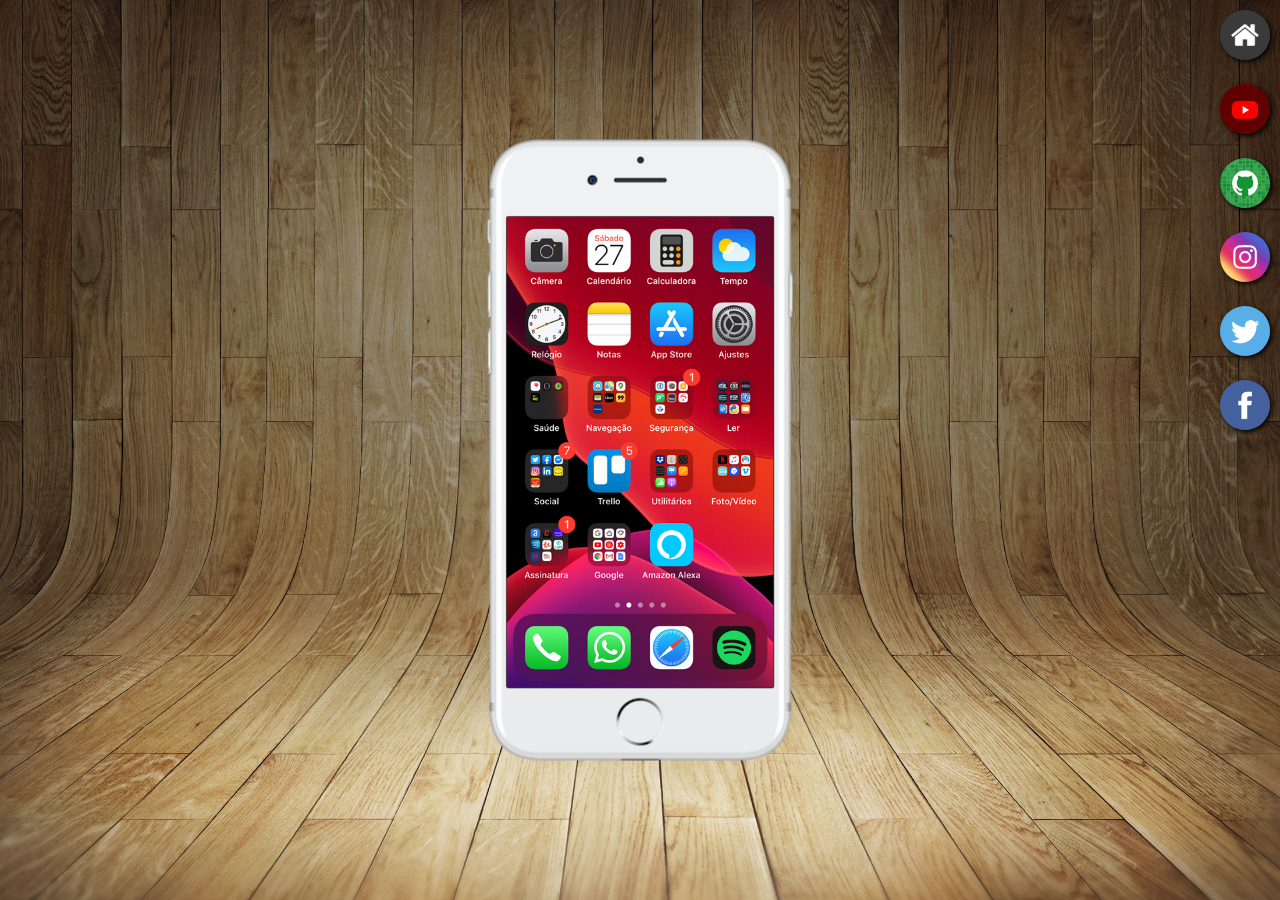
<file: index.html>
<!DOCTYPE html>
<html lang="pt-br">
<head>
    <meta charset="UTF-8">
    <meta http-equiv="X-UA-Compatible" content="IE=edge">
    <meta name="viewport" content="width=device-width, initial-scale=1.0">
    <link rel="shortcut icon" href="favicon.ico" type="image/x-icon">
    <link rel="stylesheet" href="estilos/style.css">
    <title>Projeto redes sociais</title>
</head>
<body>
    <main>
        <section id="telefone">
            <iframe src="home.html" name="tela" id="tela" frameborder="0">
                Seu navegador não é compatível com isso.
            </iframe>
        </section>
        <section id="redes-sociais">
            <a href="home.html" target="tela"><img src="imagens/logo-home.jpg"></a><br>
            <a href="youtube.html" target="tela"><img src="imagens/logo-youtube.jpg"></a><br>
            <a href="github.html" target="tela"><img src="imagens/logo-github.jpg"></a><br>
            <a href="instagram.html" target="tela"><img src="imagens/logo-instagram.jpg"></a><br>
            <a href="twitter.html" target="tela"><img src="imagens/logo-twitter.jpg"></a><br>
            <a href="facebook.html" target="tela"><img src="imagens/logo-facebook.jpg"></a>
        </section>
    </main>
</body>
</html>
</file>
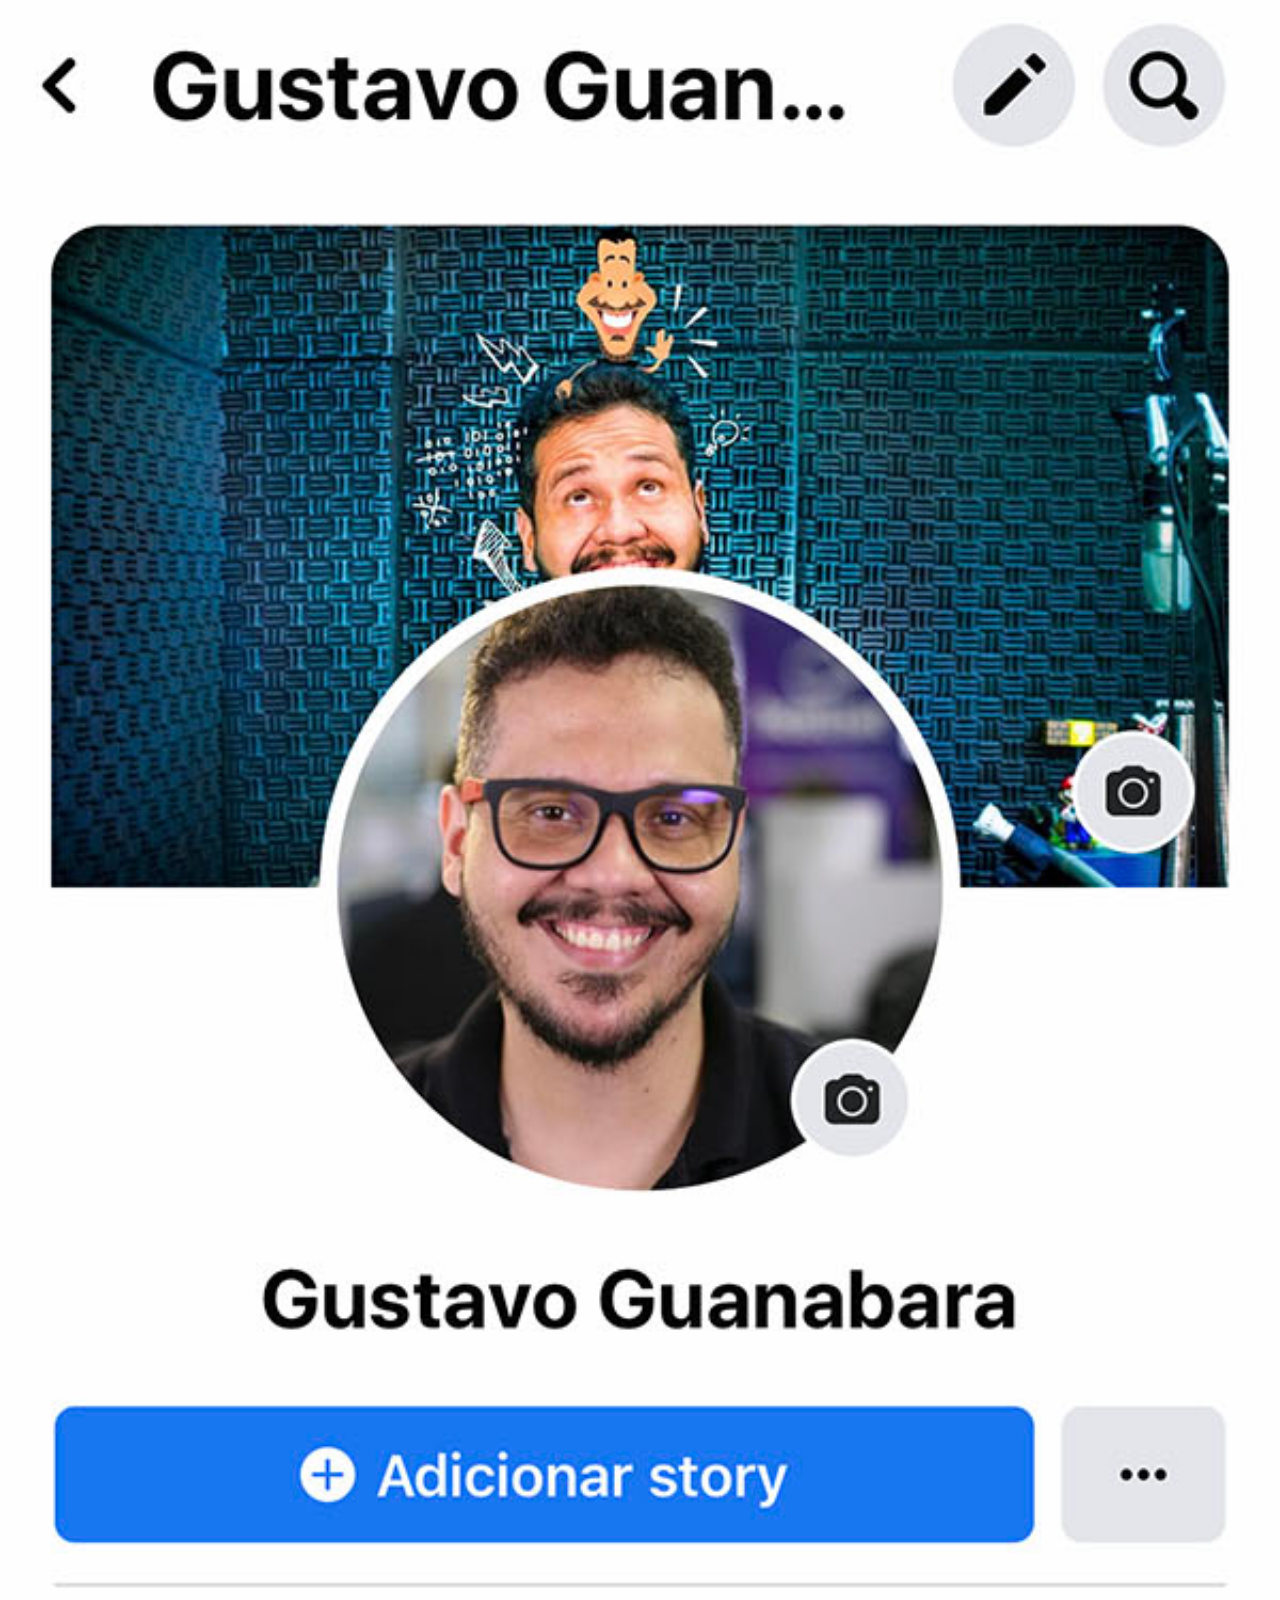
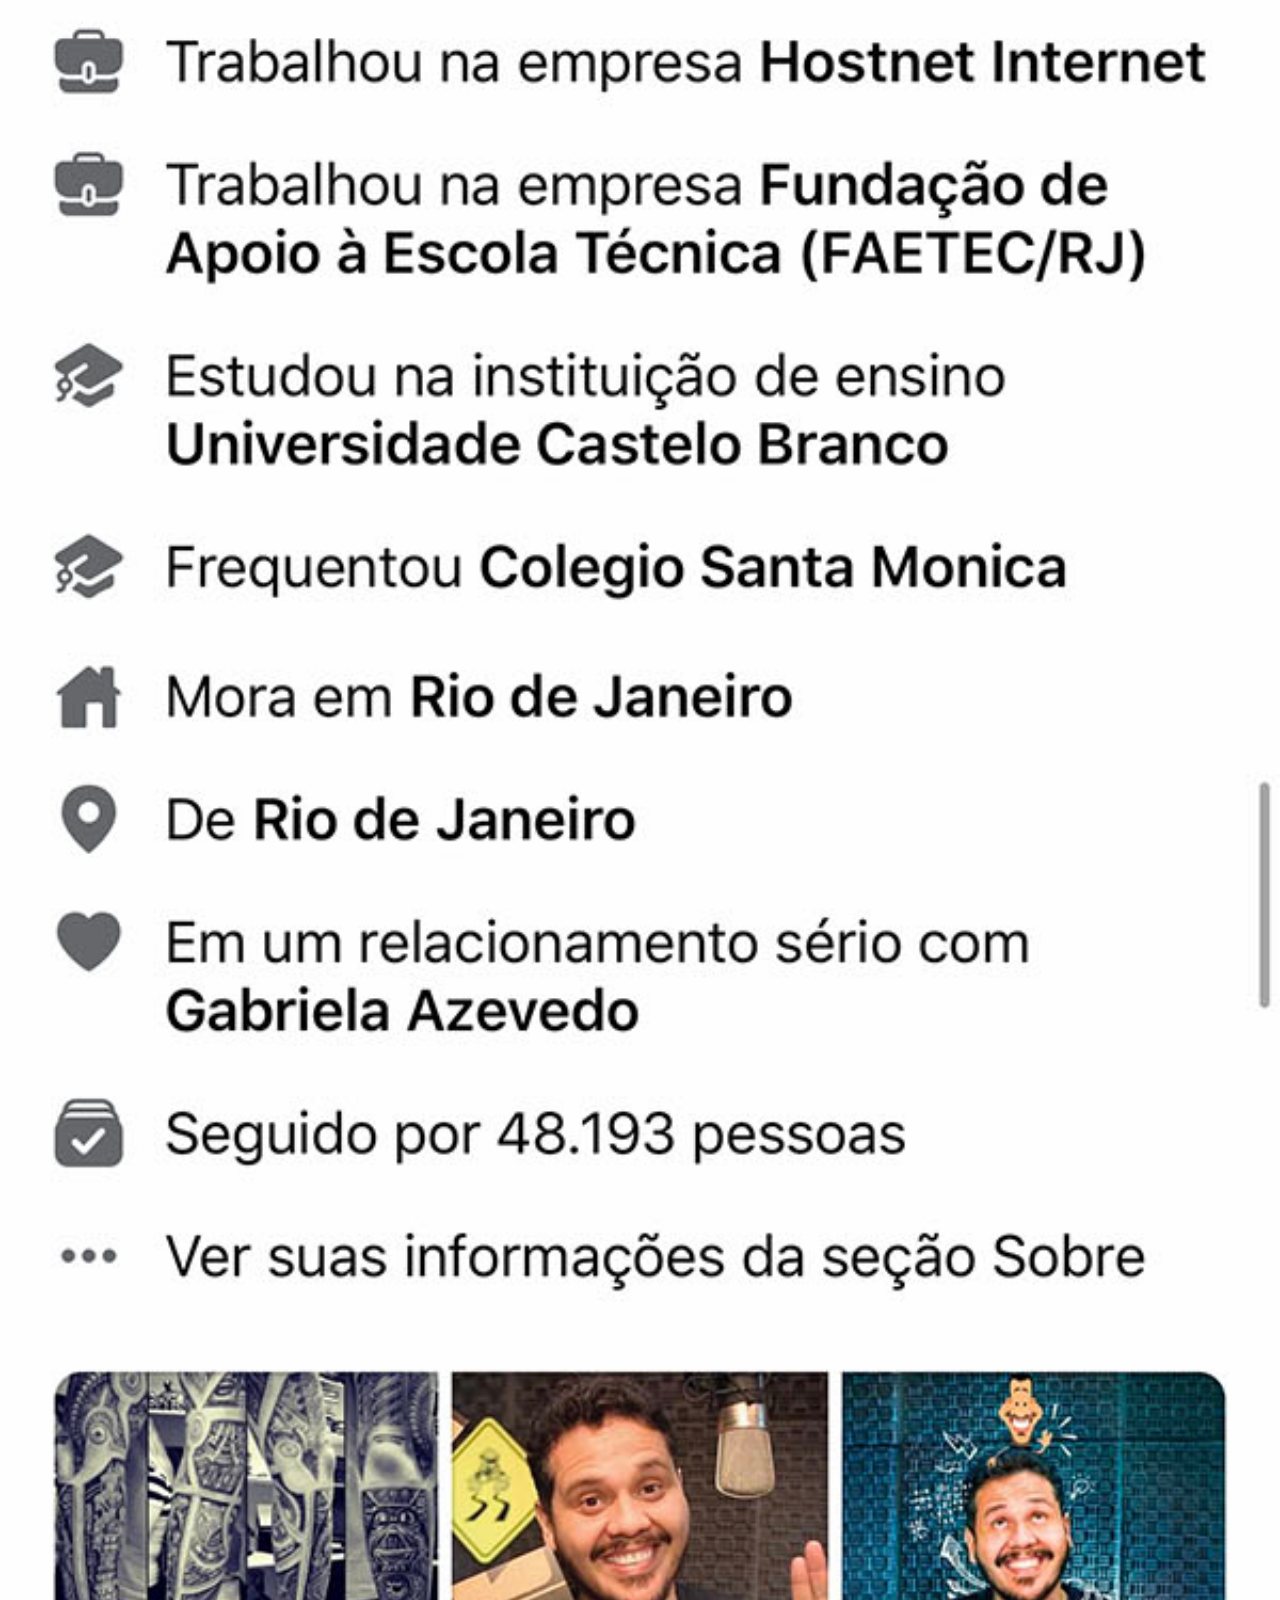
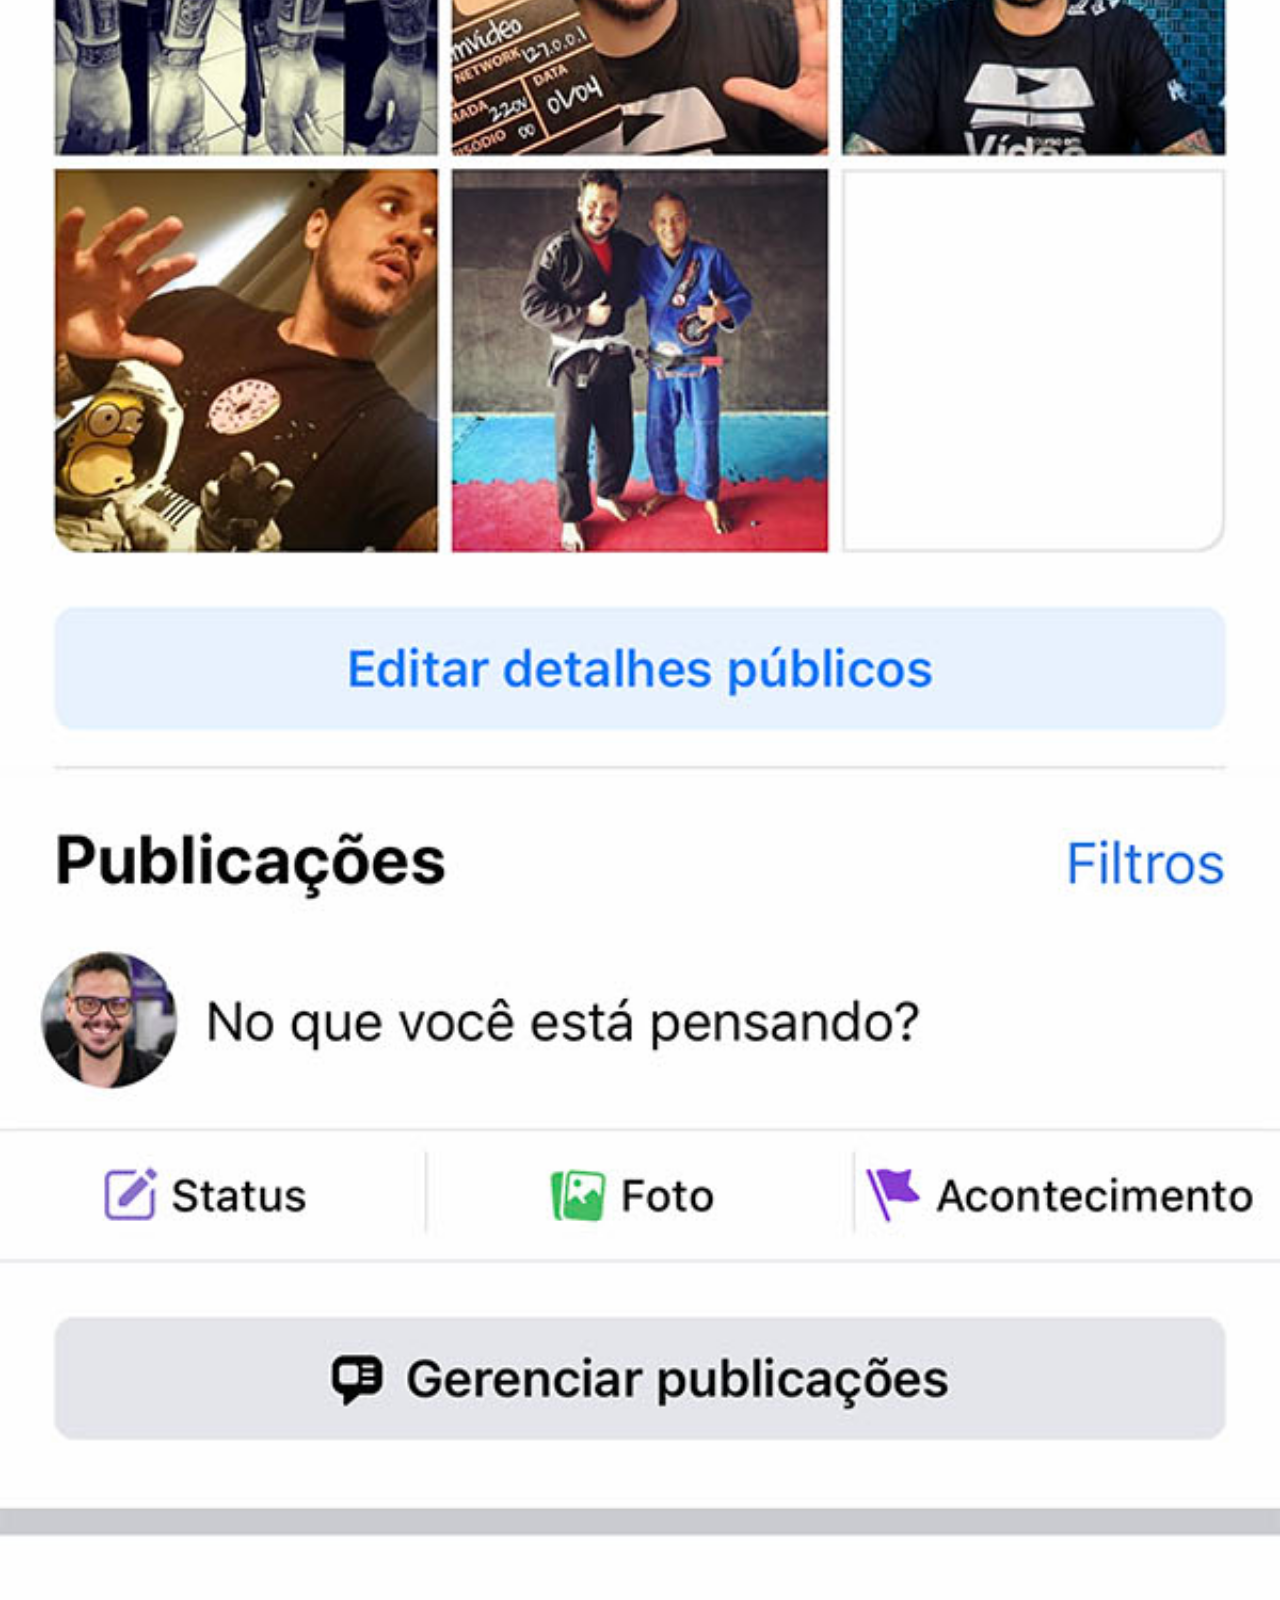
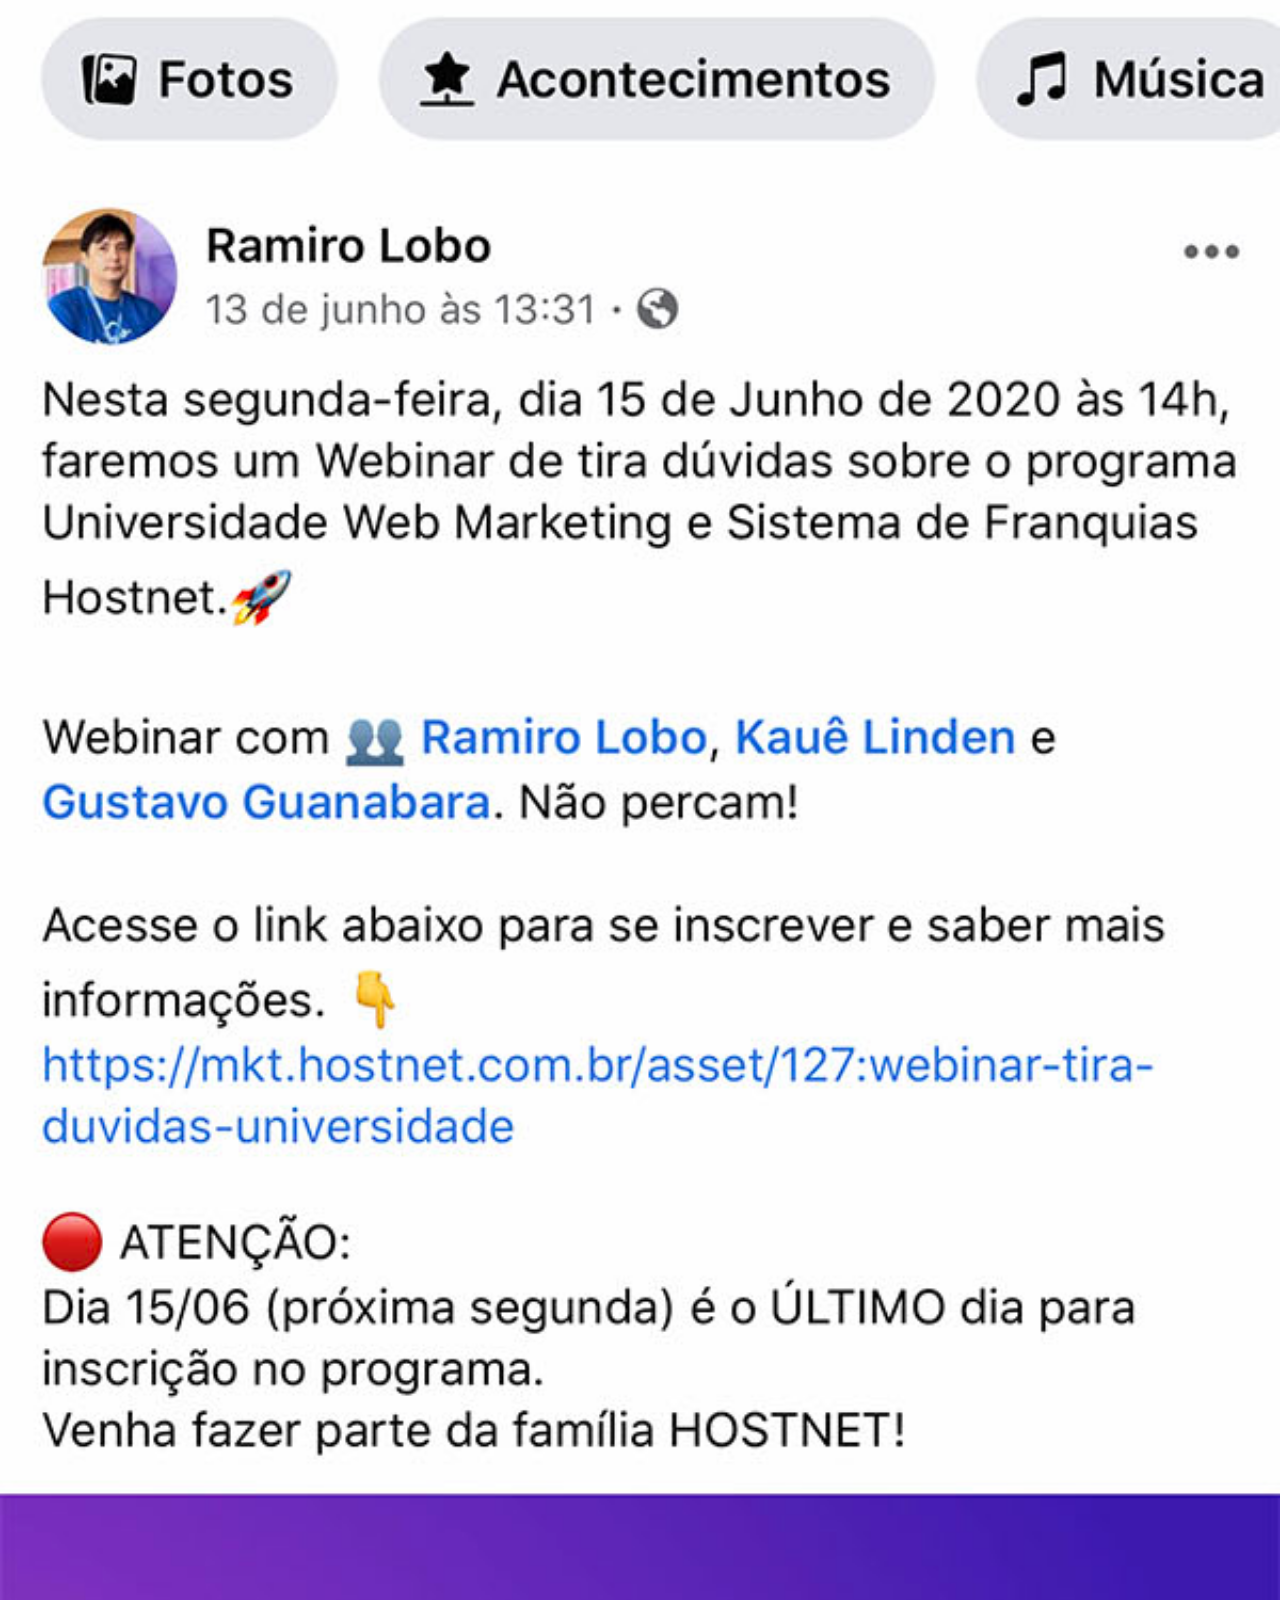
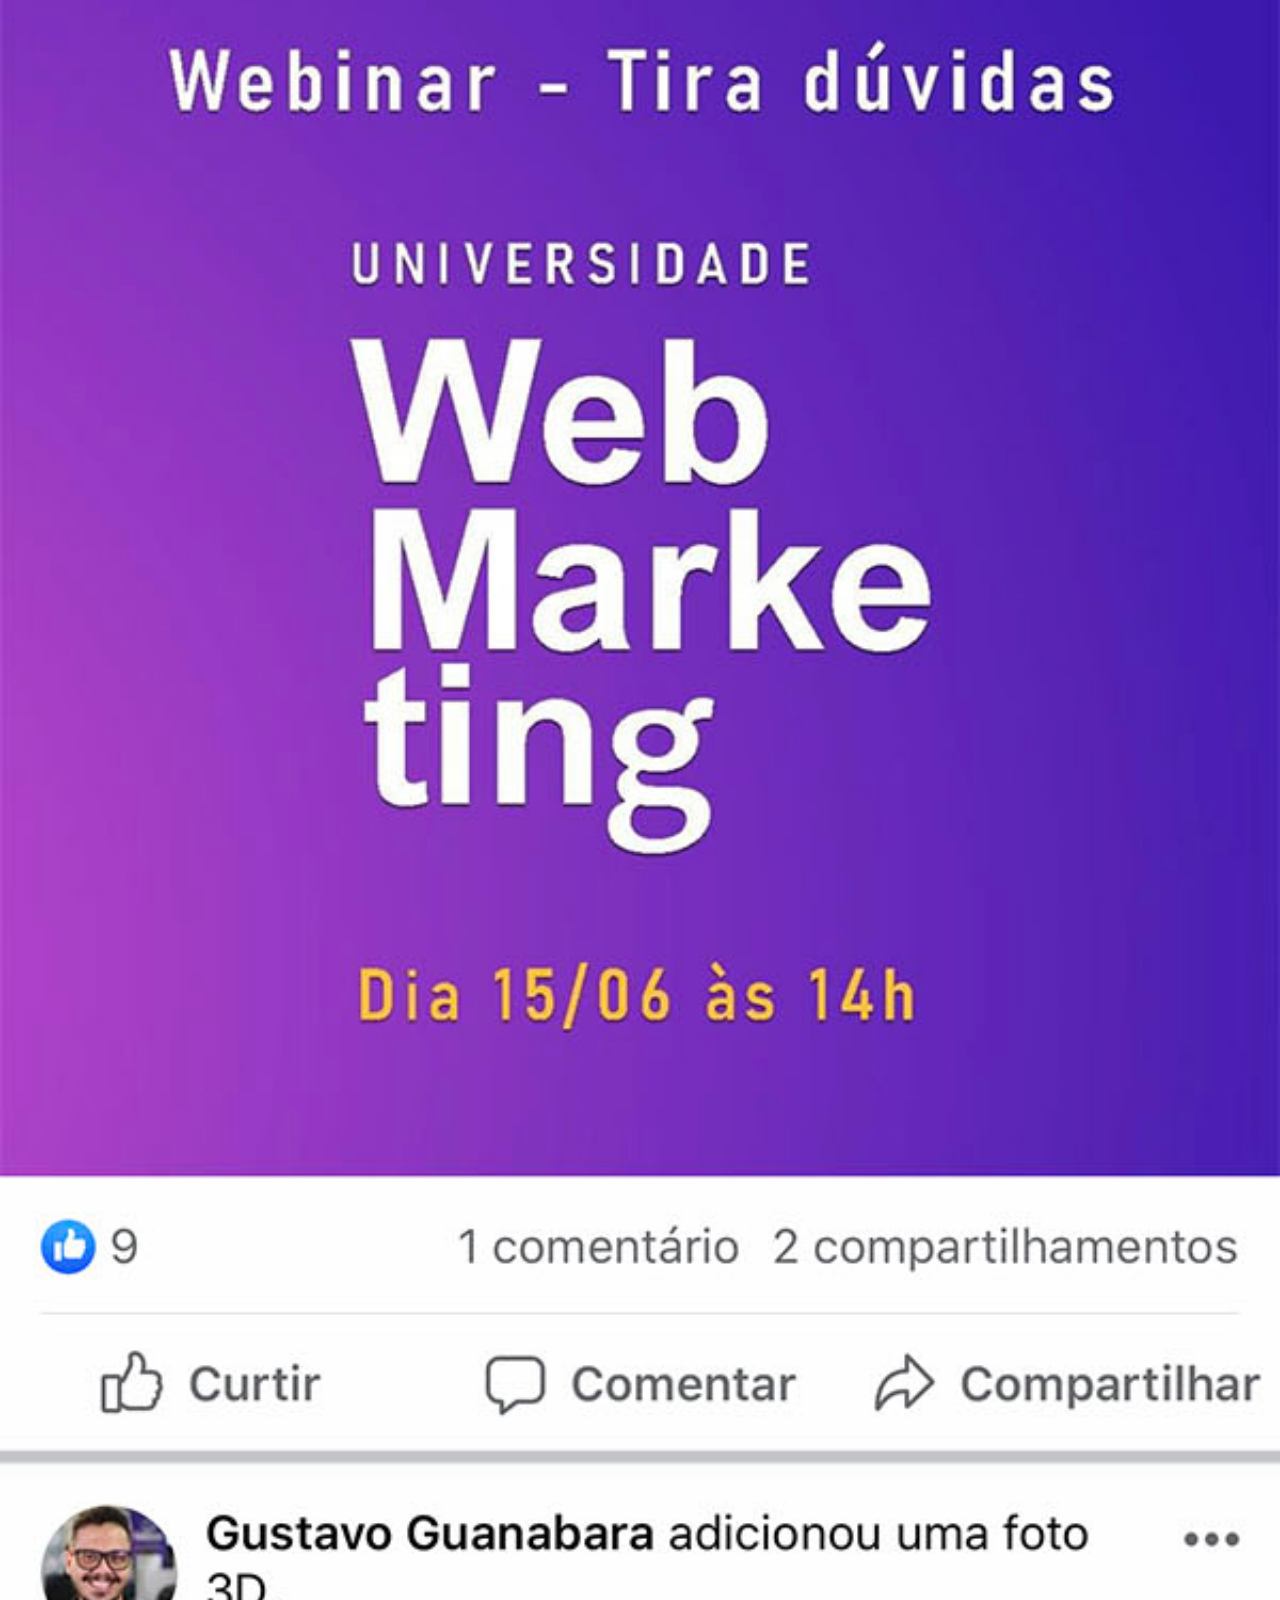
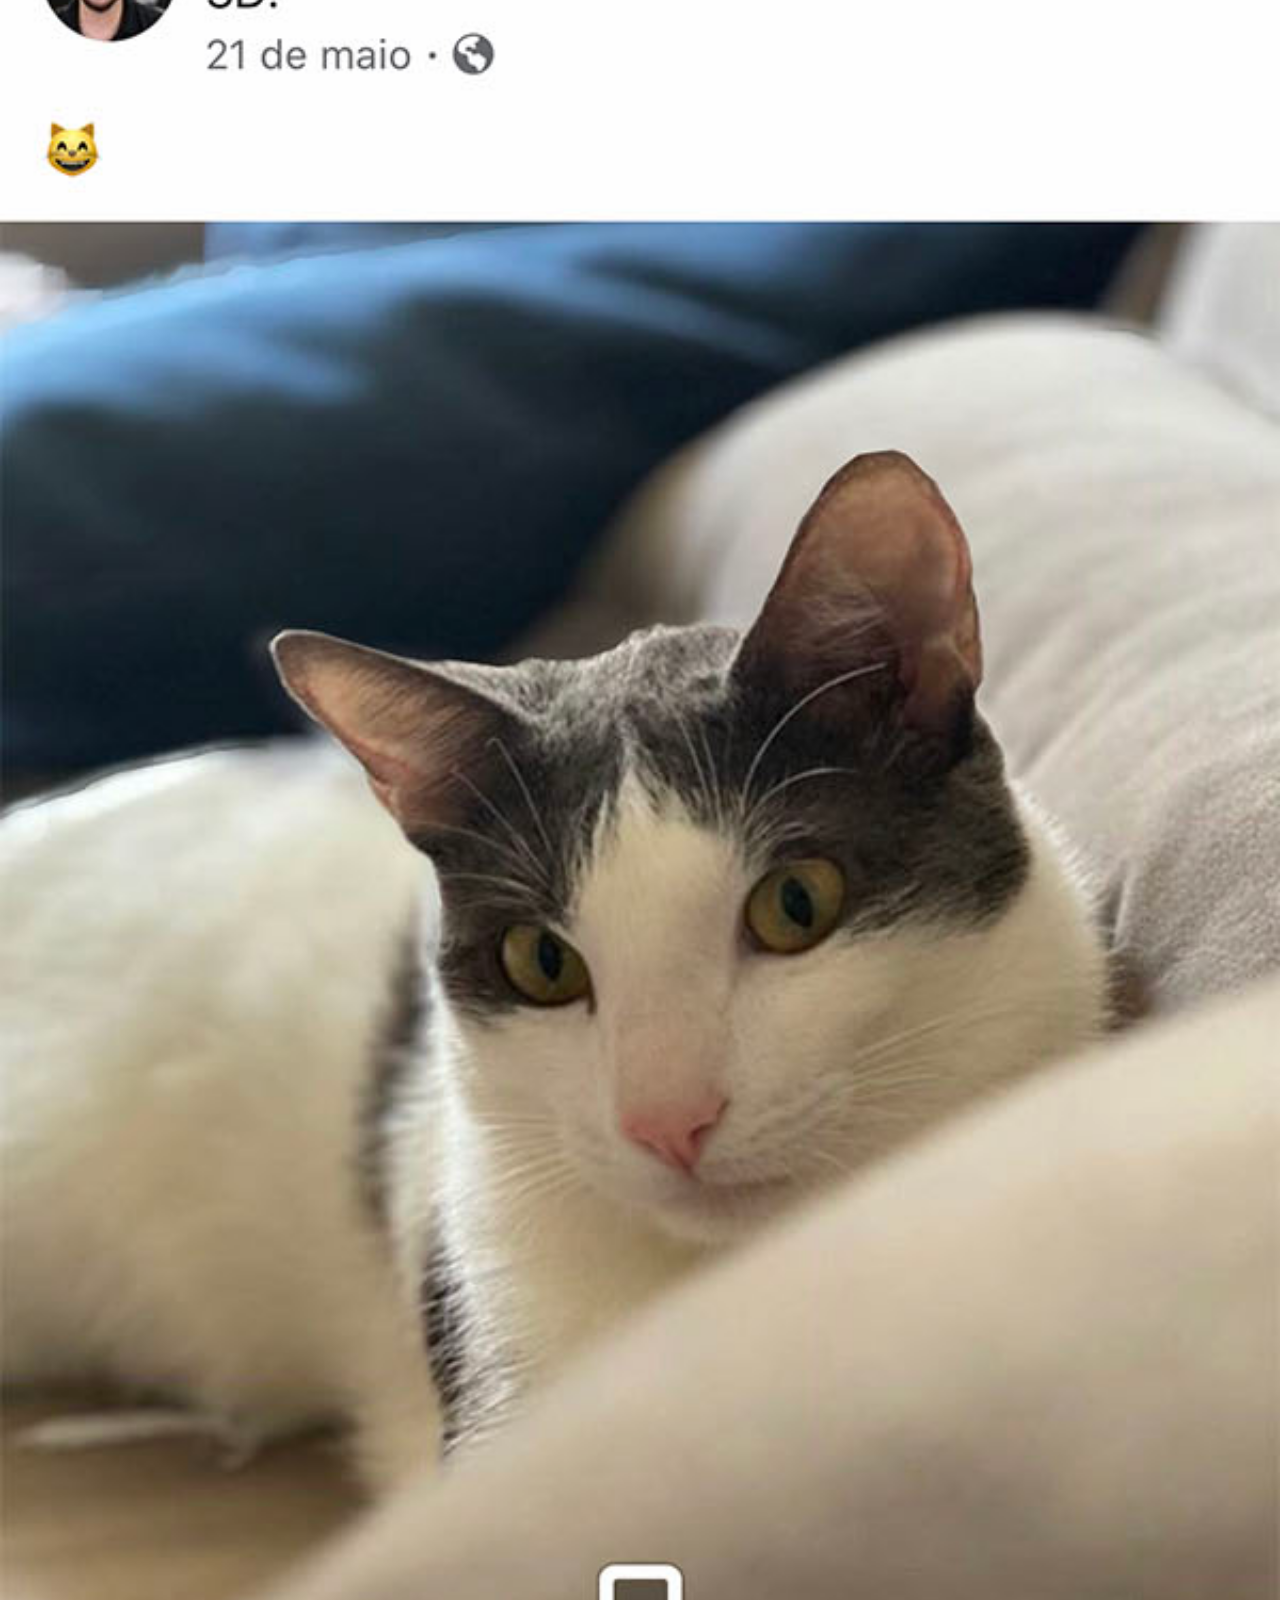
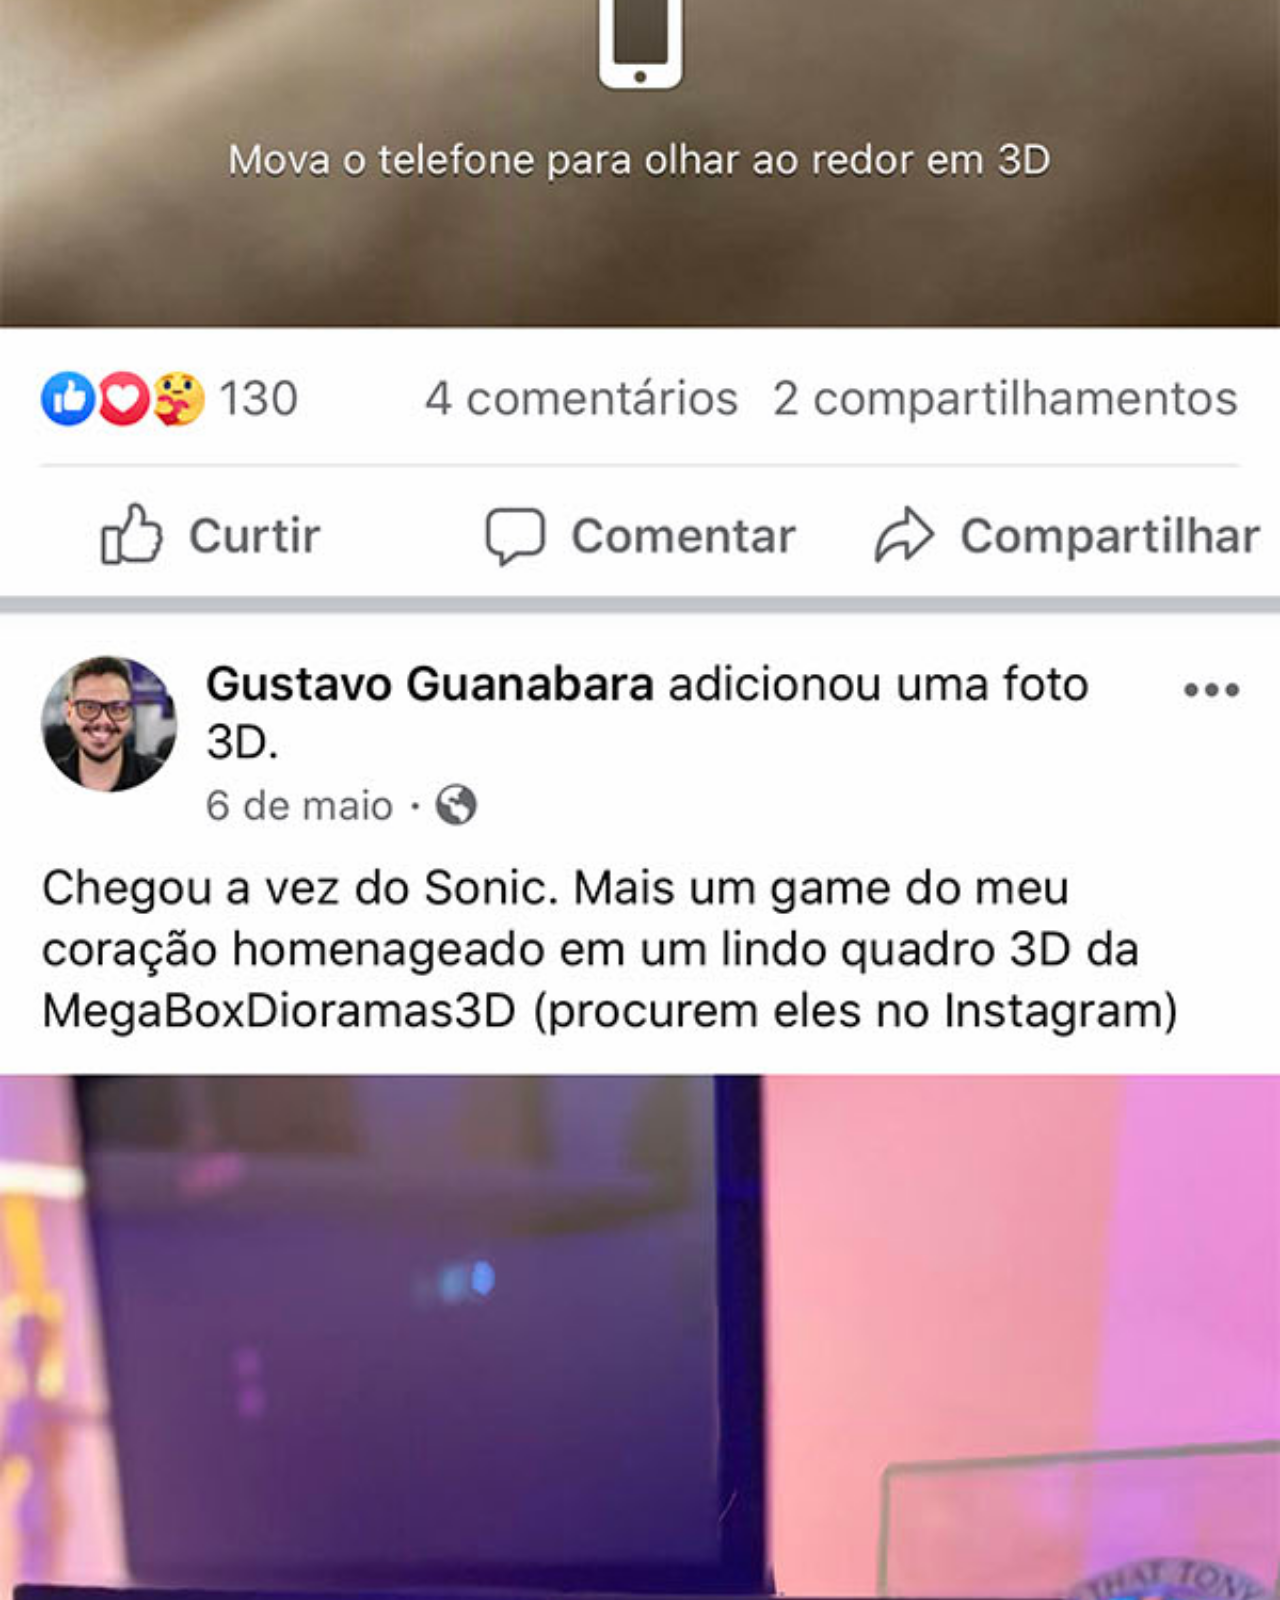
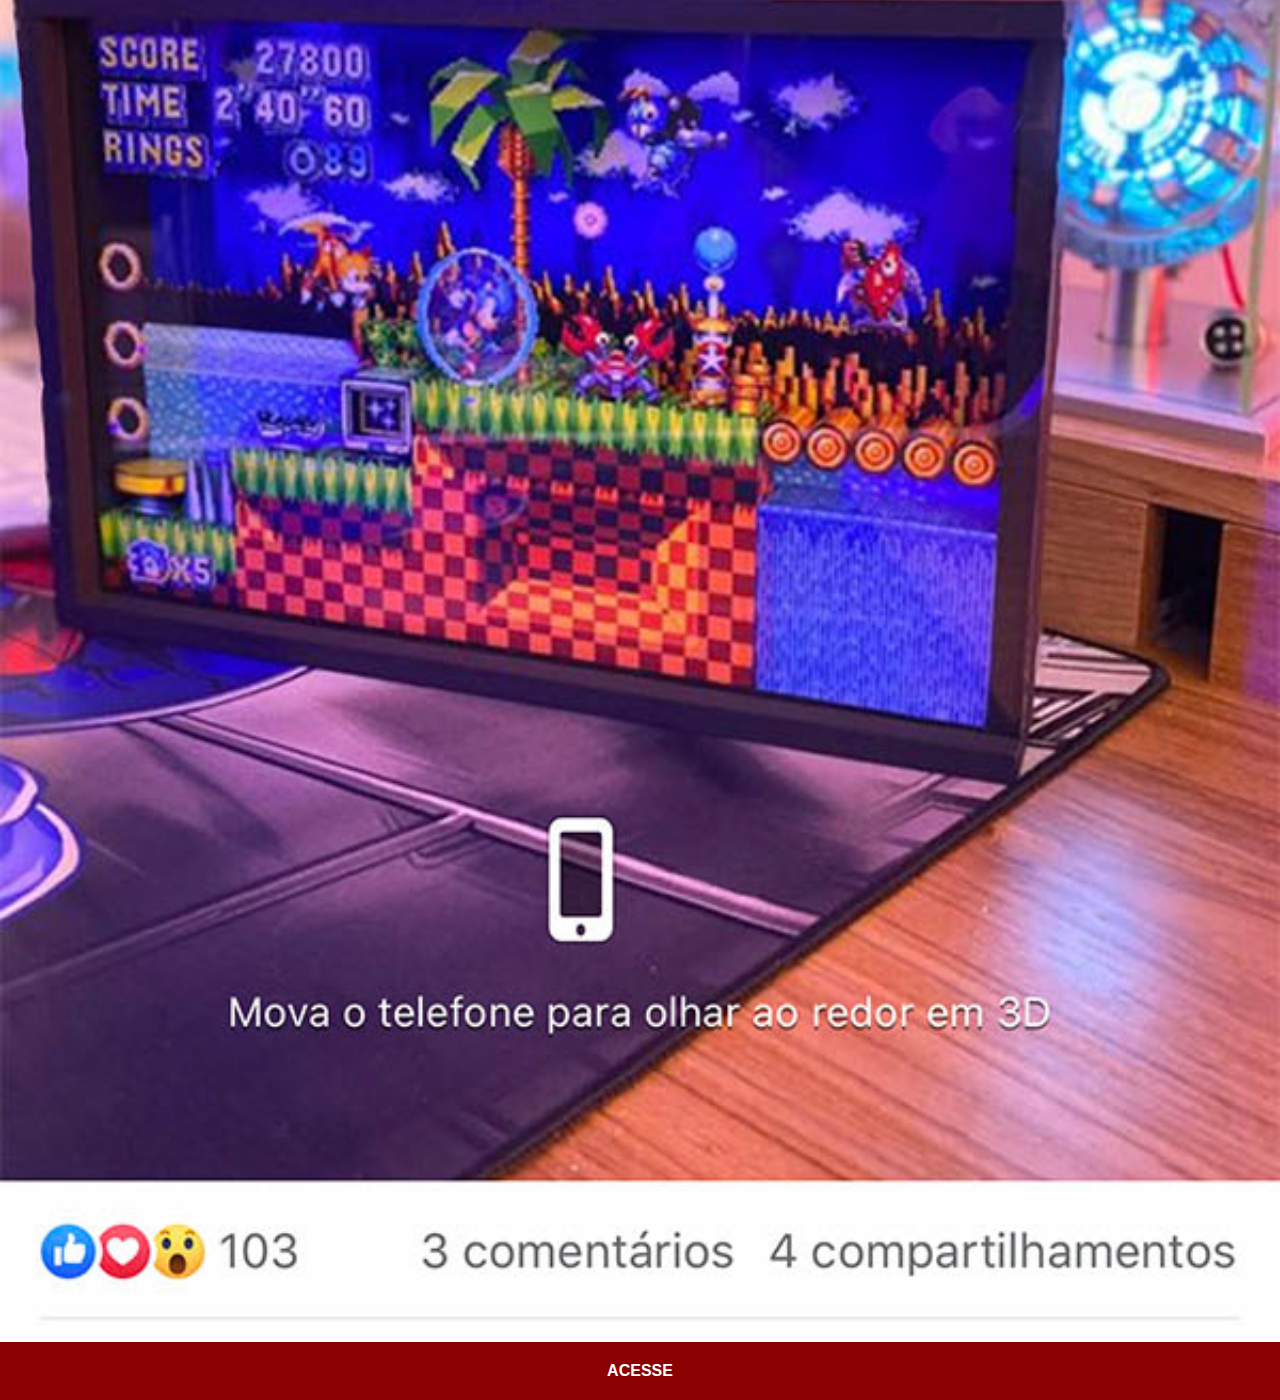
<file: facebook.html>
<!DOCTYPE html>
<html lang="pt-br">
<head>
    <meta charset="UTF-8">
    <meta http-equiv="X-UA-Compatible" content="IE=edge">
    <meta name="viewport" content="width=device-width, initial-scale=1.0">
    <title>Facebook</title>
    <link rel="stylesheet" href="estilos/social.css">
</head>
<body>
    <img src="imagens/tela-facebook.jpg" alt="Facebook"><a href="https://www.facebook.com/gustavoguanabara/" target="_blank">ACESSE</a>
</body>
</html>
</file>
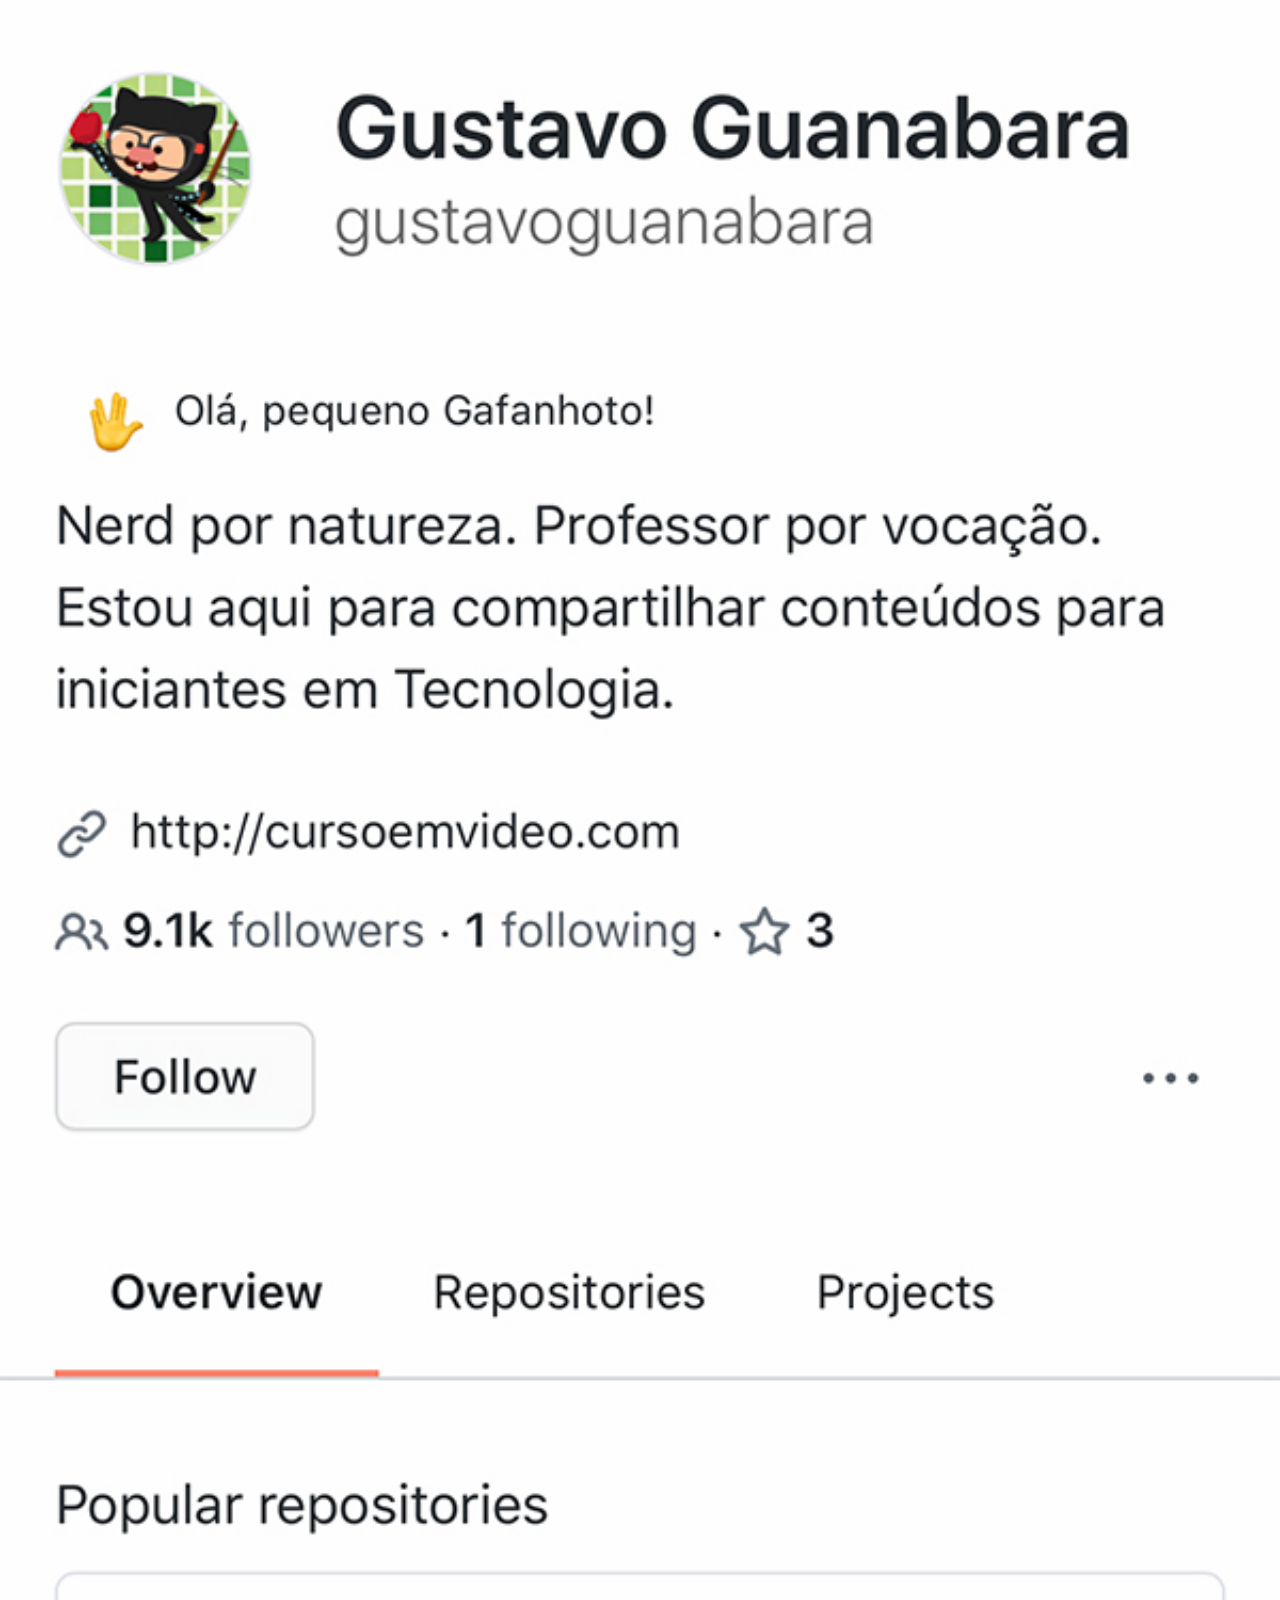
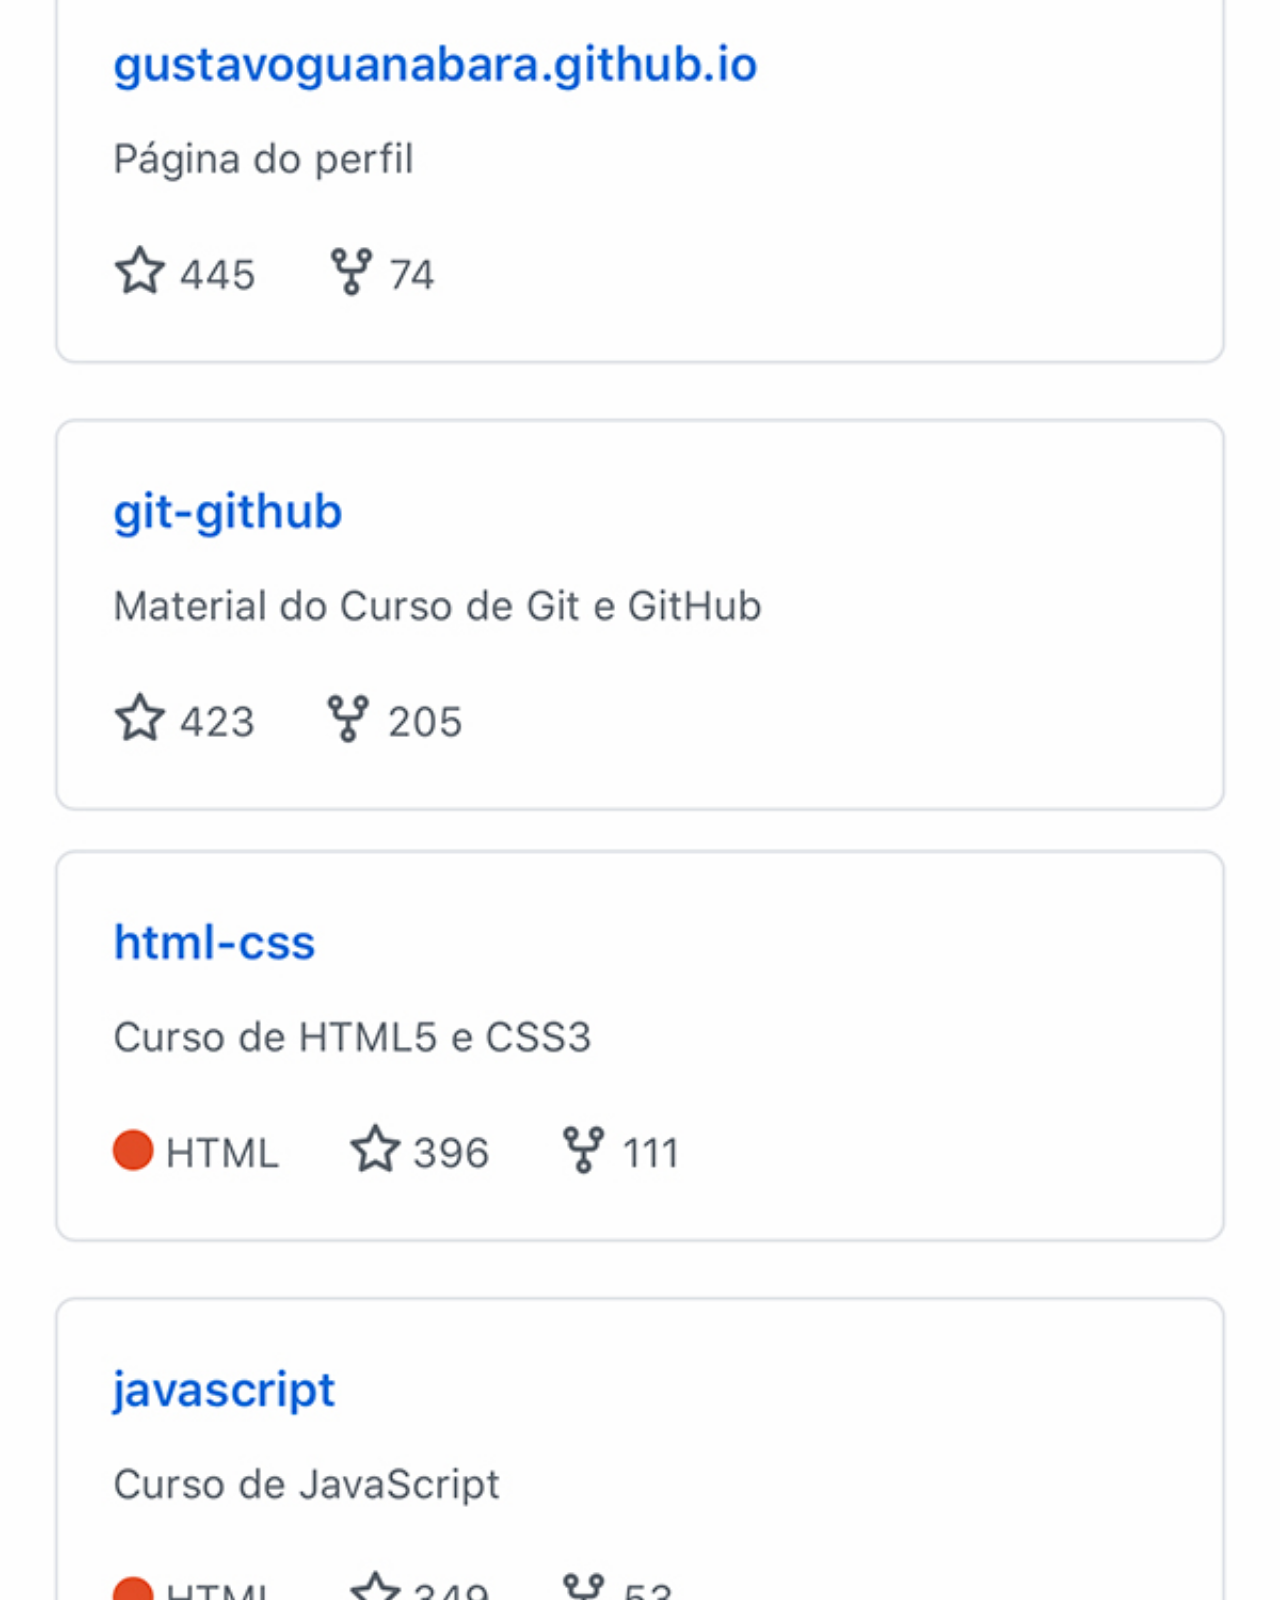
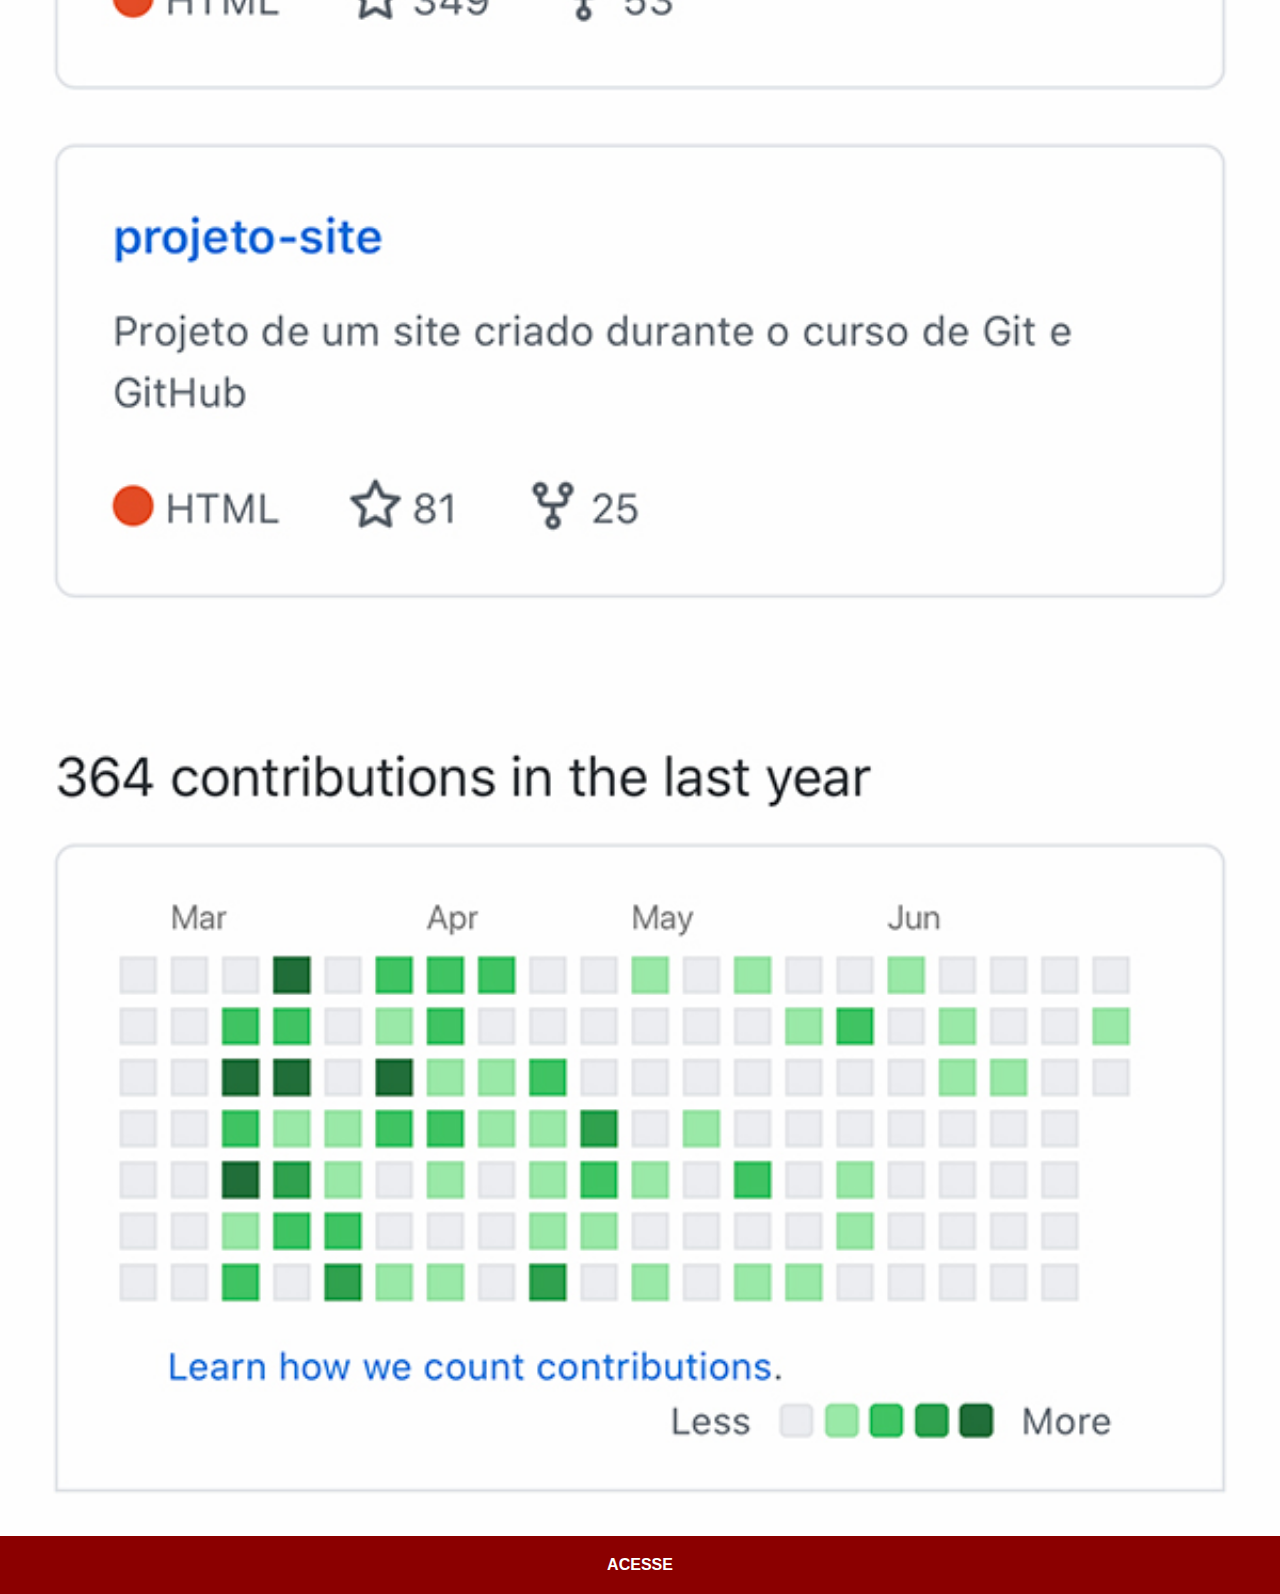
<file: github.html>
<!DOCTYPE html>
<html lang="pt-br">
<head>
    <meta charset="UTF-8">
    <meta http-equiv="X-UA-Compatible" content="IE=edge">
    <meta name="viewport" content="width=device-width, initial-scale=1.0">
    <title>GitHub</title>
    <link rel="stylesheet" href="estilos/social.css">
</head>
<body>
    <img src="imagens/tela-github.jpg" alt="GitHub">
    <a href="https://github.com/gustavoguanabara"target="_blank">ACESSE</a>
</body>
</html>
</file>
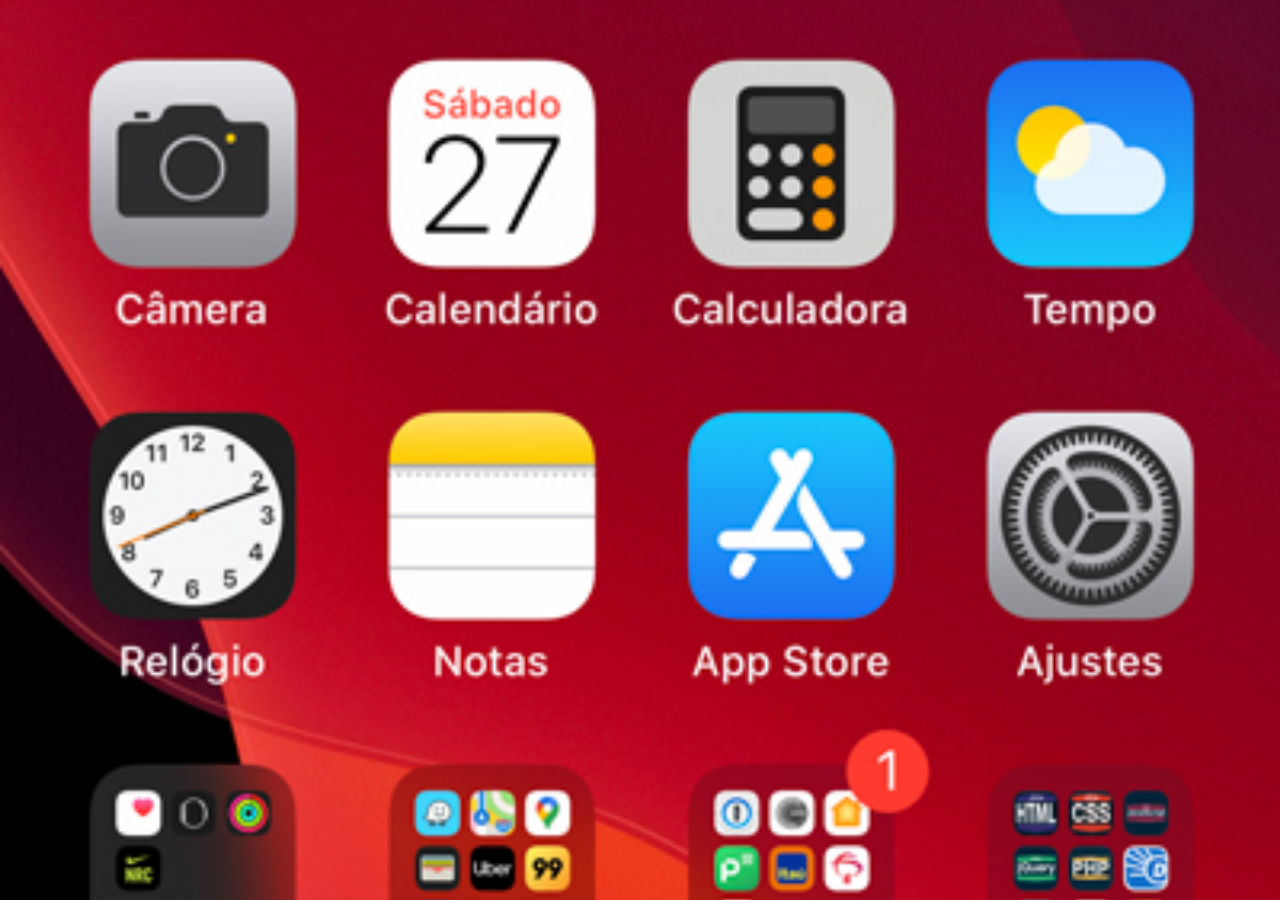
<file: home.html>
<!DOCTYPE html>
<html lang="pt-br">
<head>
    <meta charset="UTF-8">
    <meta http-equiv="X-UA-Compatible" content="IE=edge">
    <meta name="viewport" content="width=device-width, initial-scale=1.0">
    <title>Home</title>
</head>
<style>
    * {
    margin: 0px;
    padding:0px;
  }
    
    body {
        width: 100vw;
        height: 100vh;
        background: black url('imagens/tela-home.jpg') no-repeat top center;
        background-size:cover;
    }
</style>
<body>
    
</body>
</html>
</file>
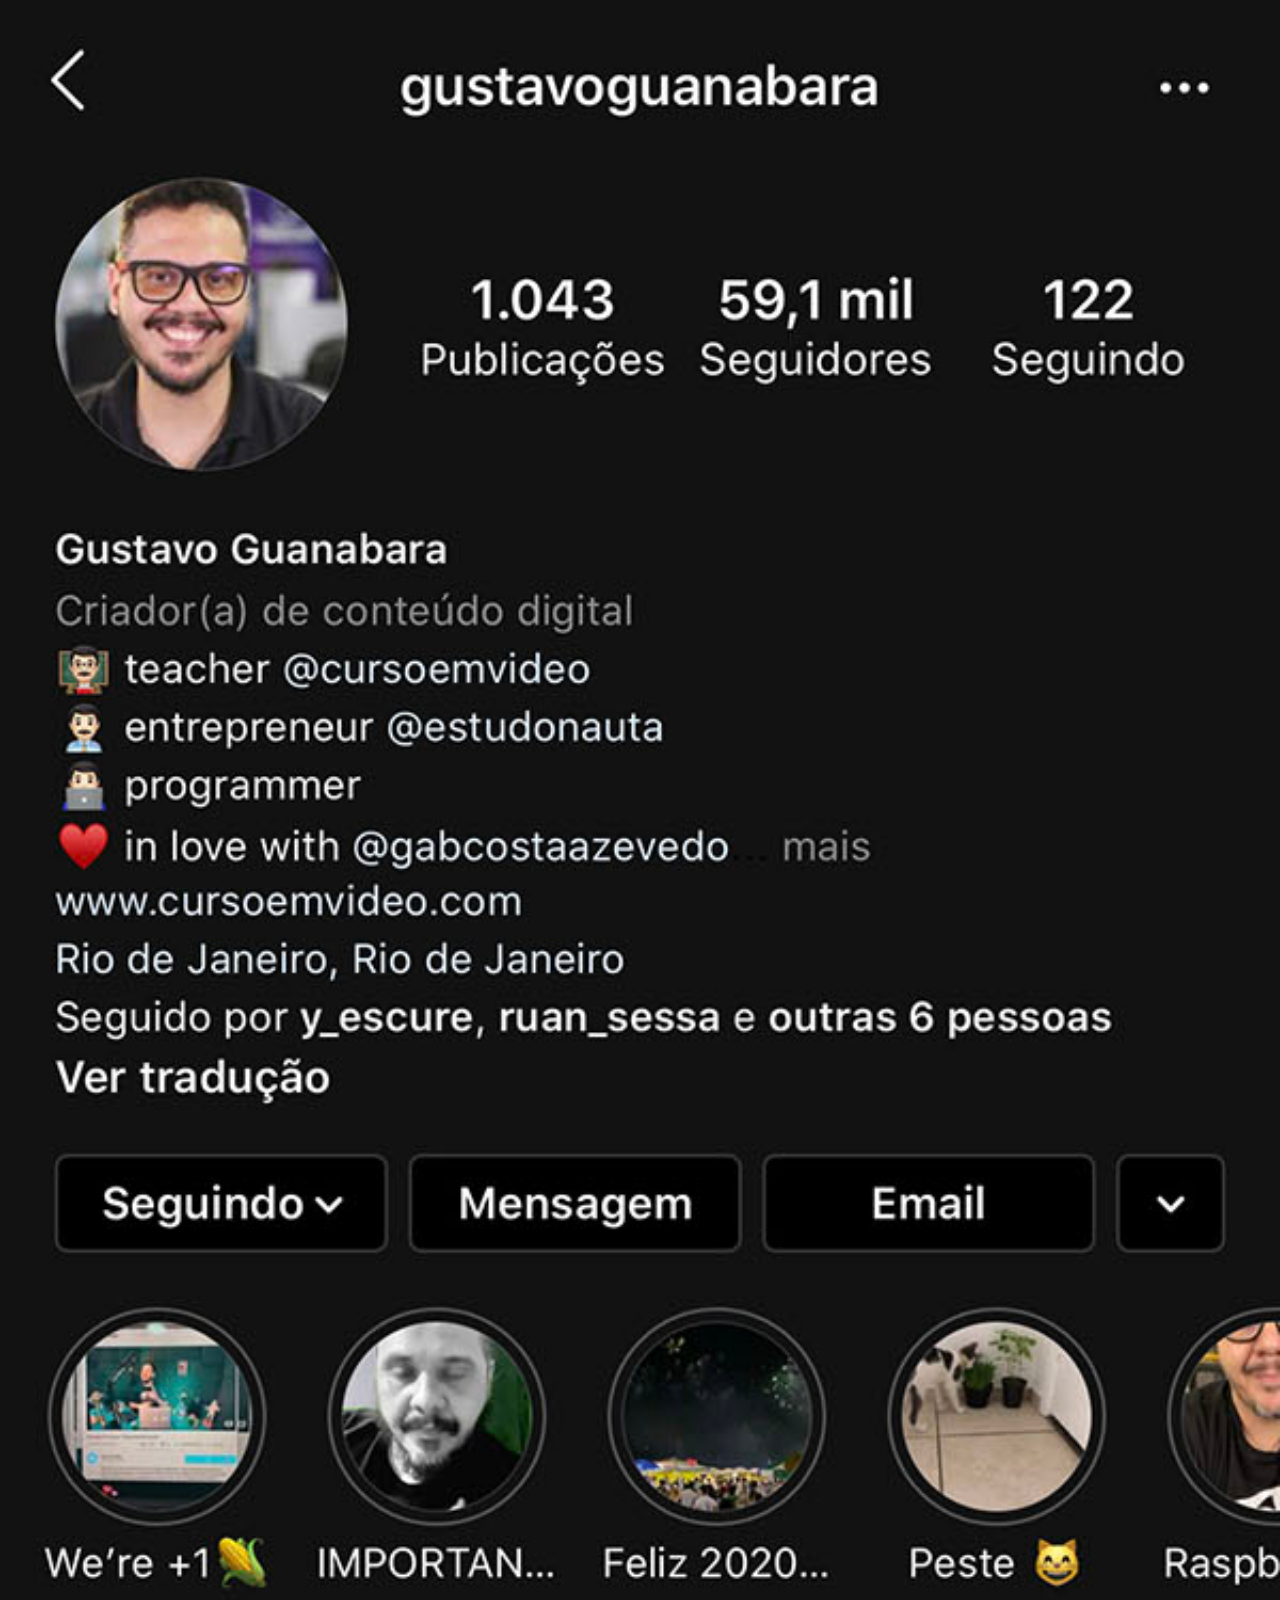
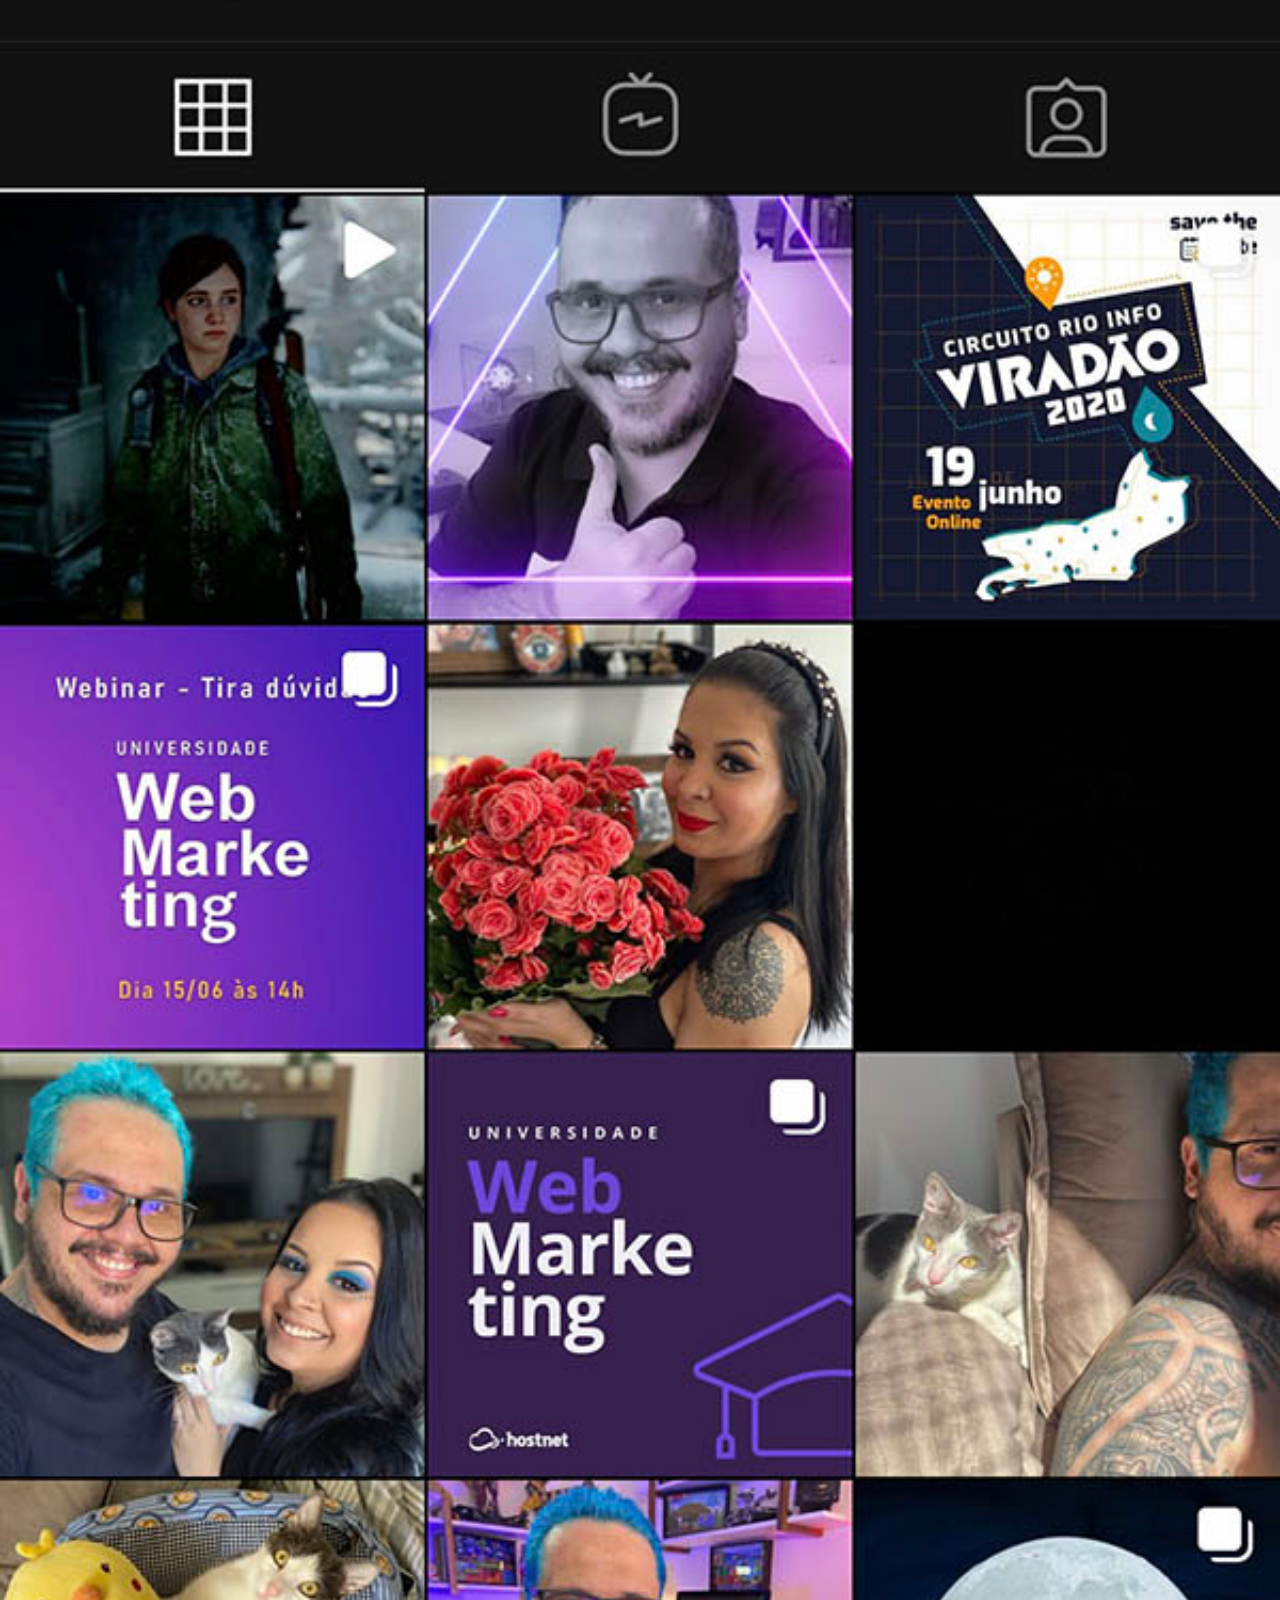
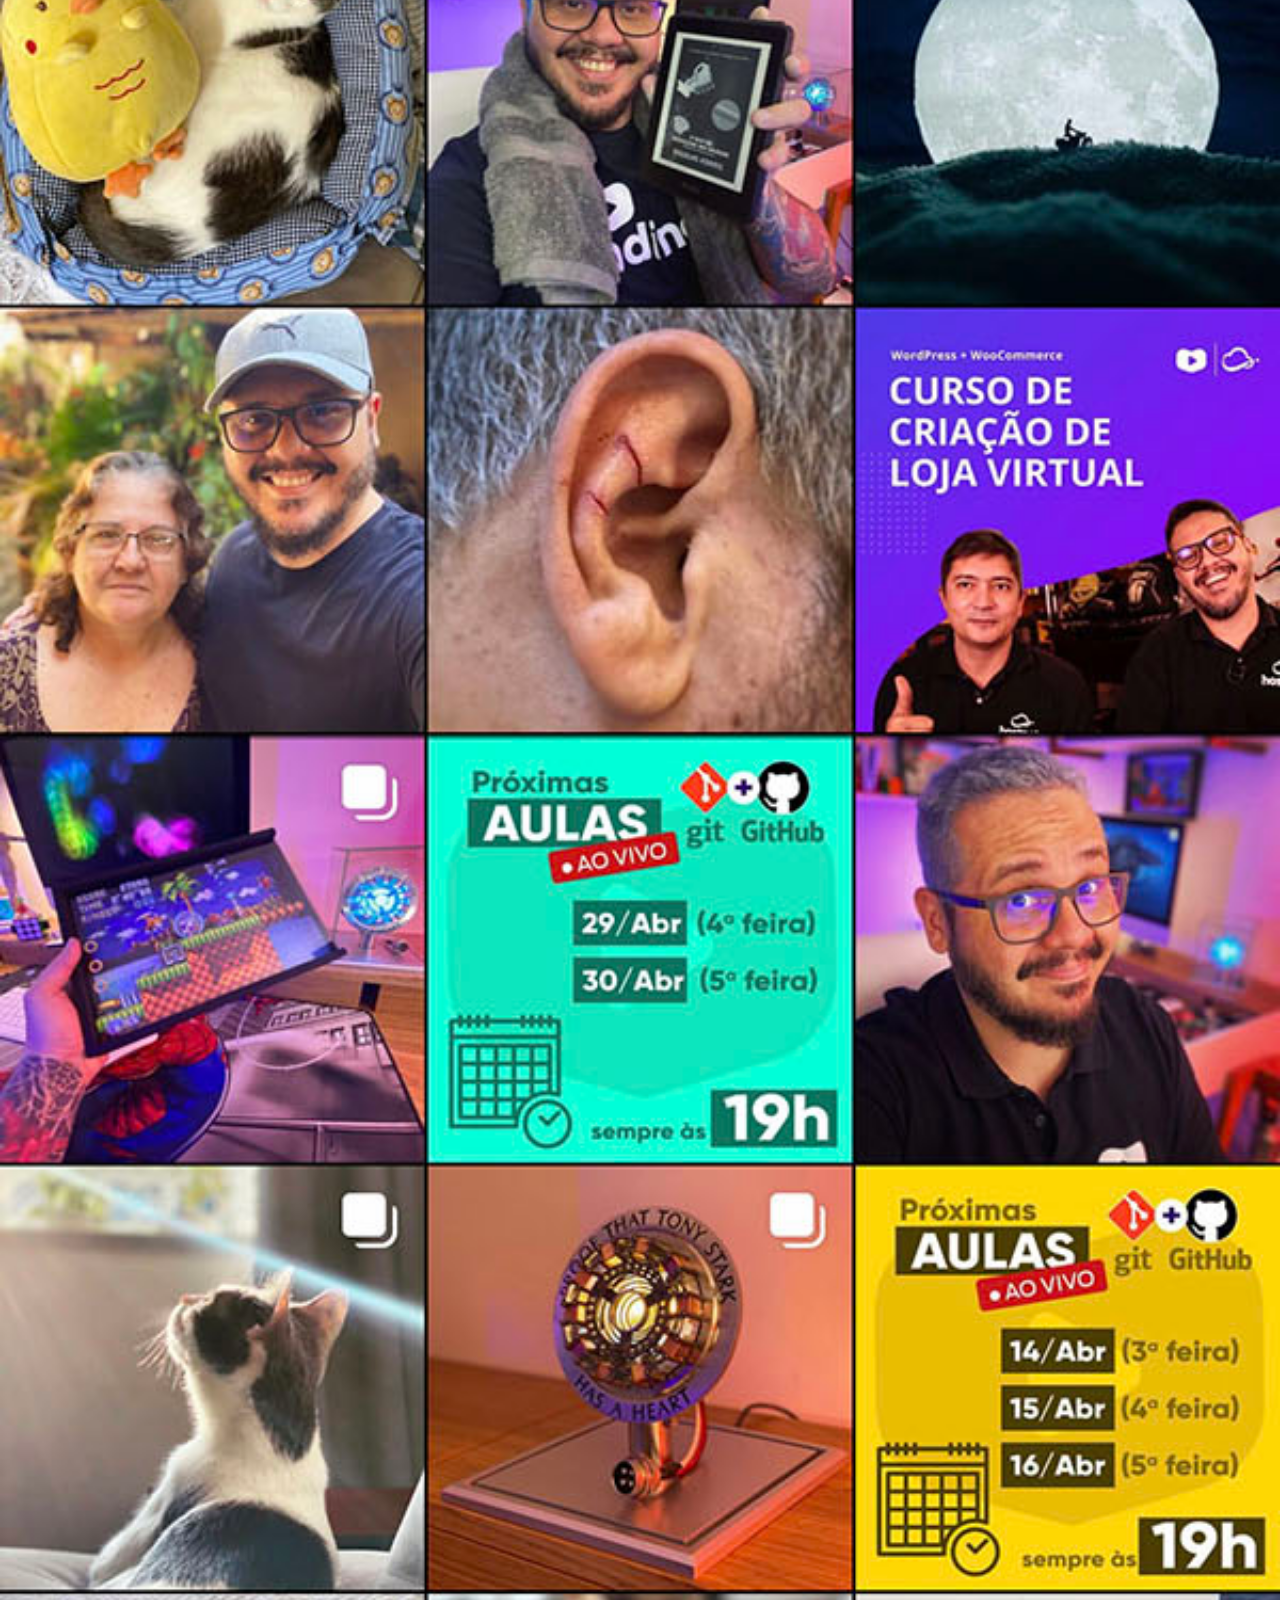
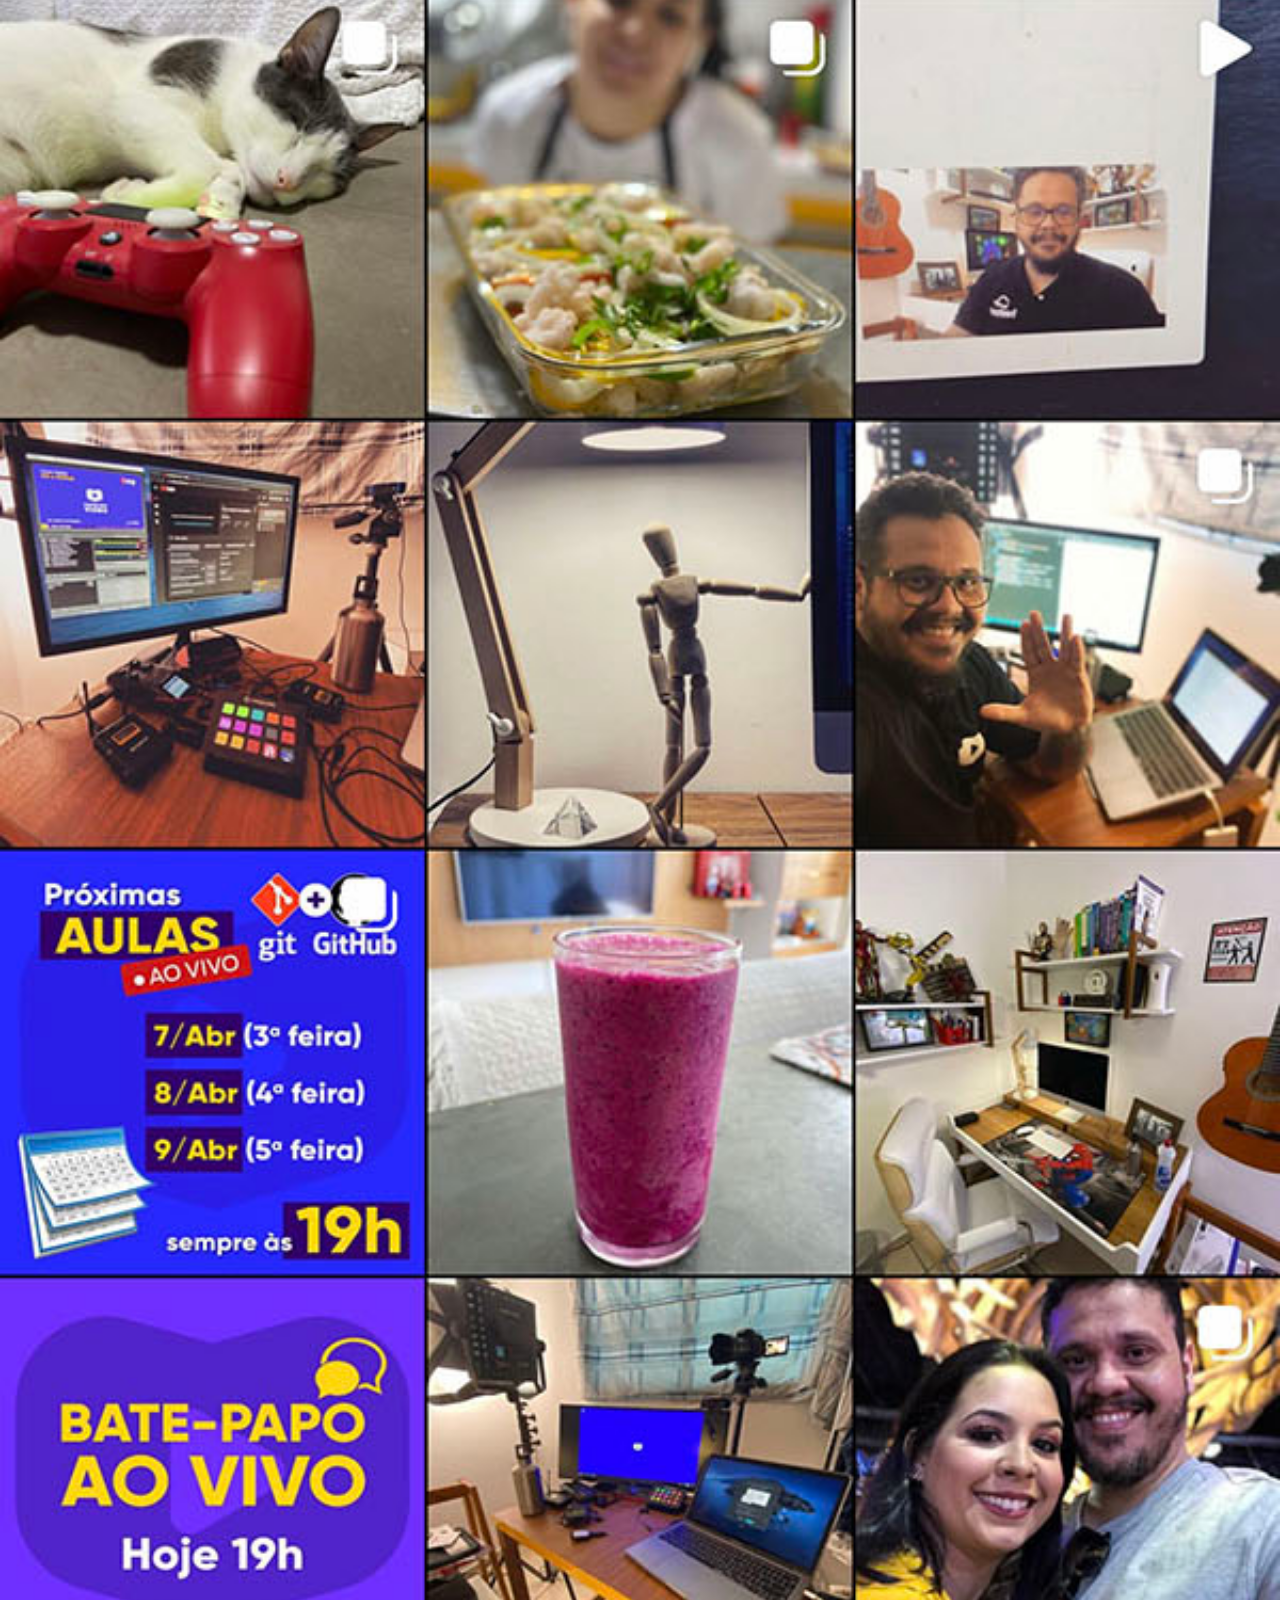
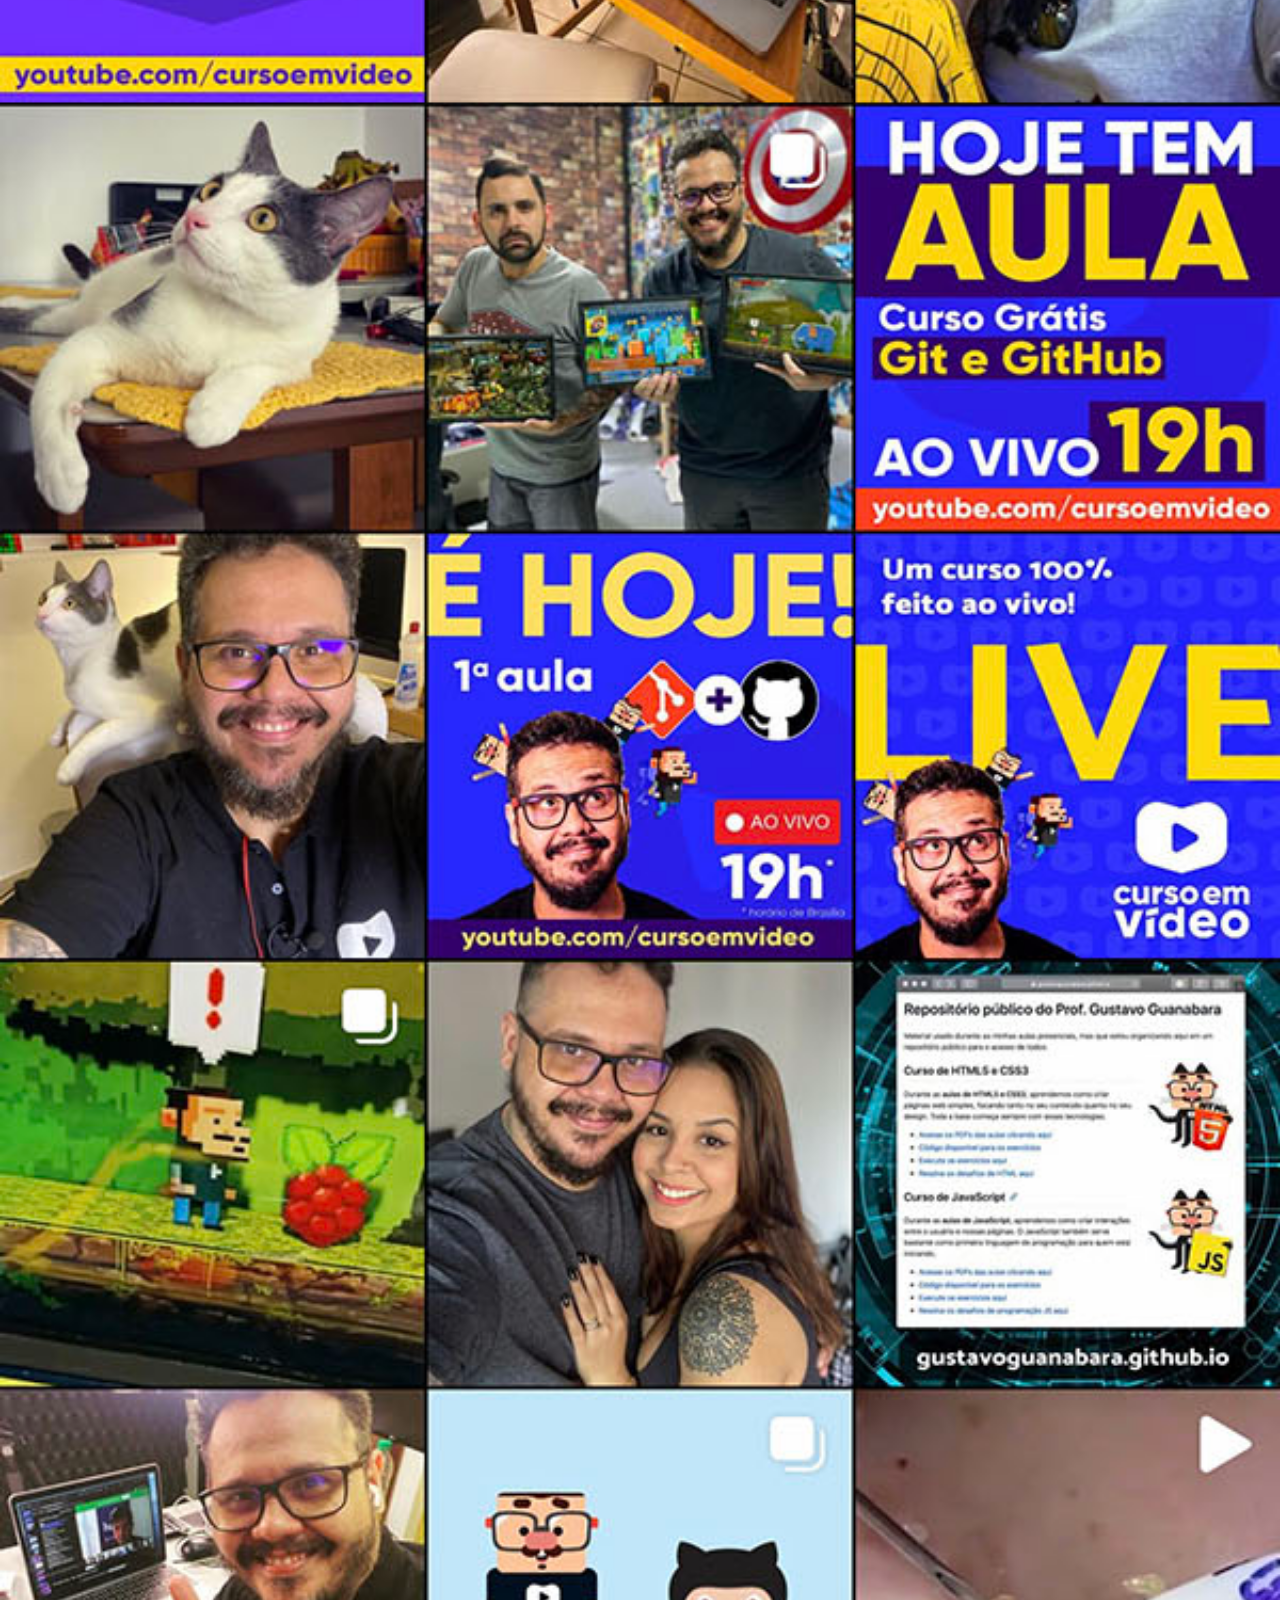
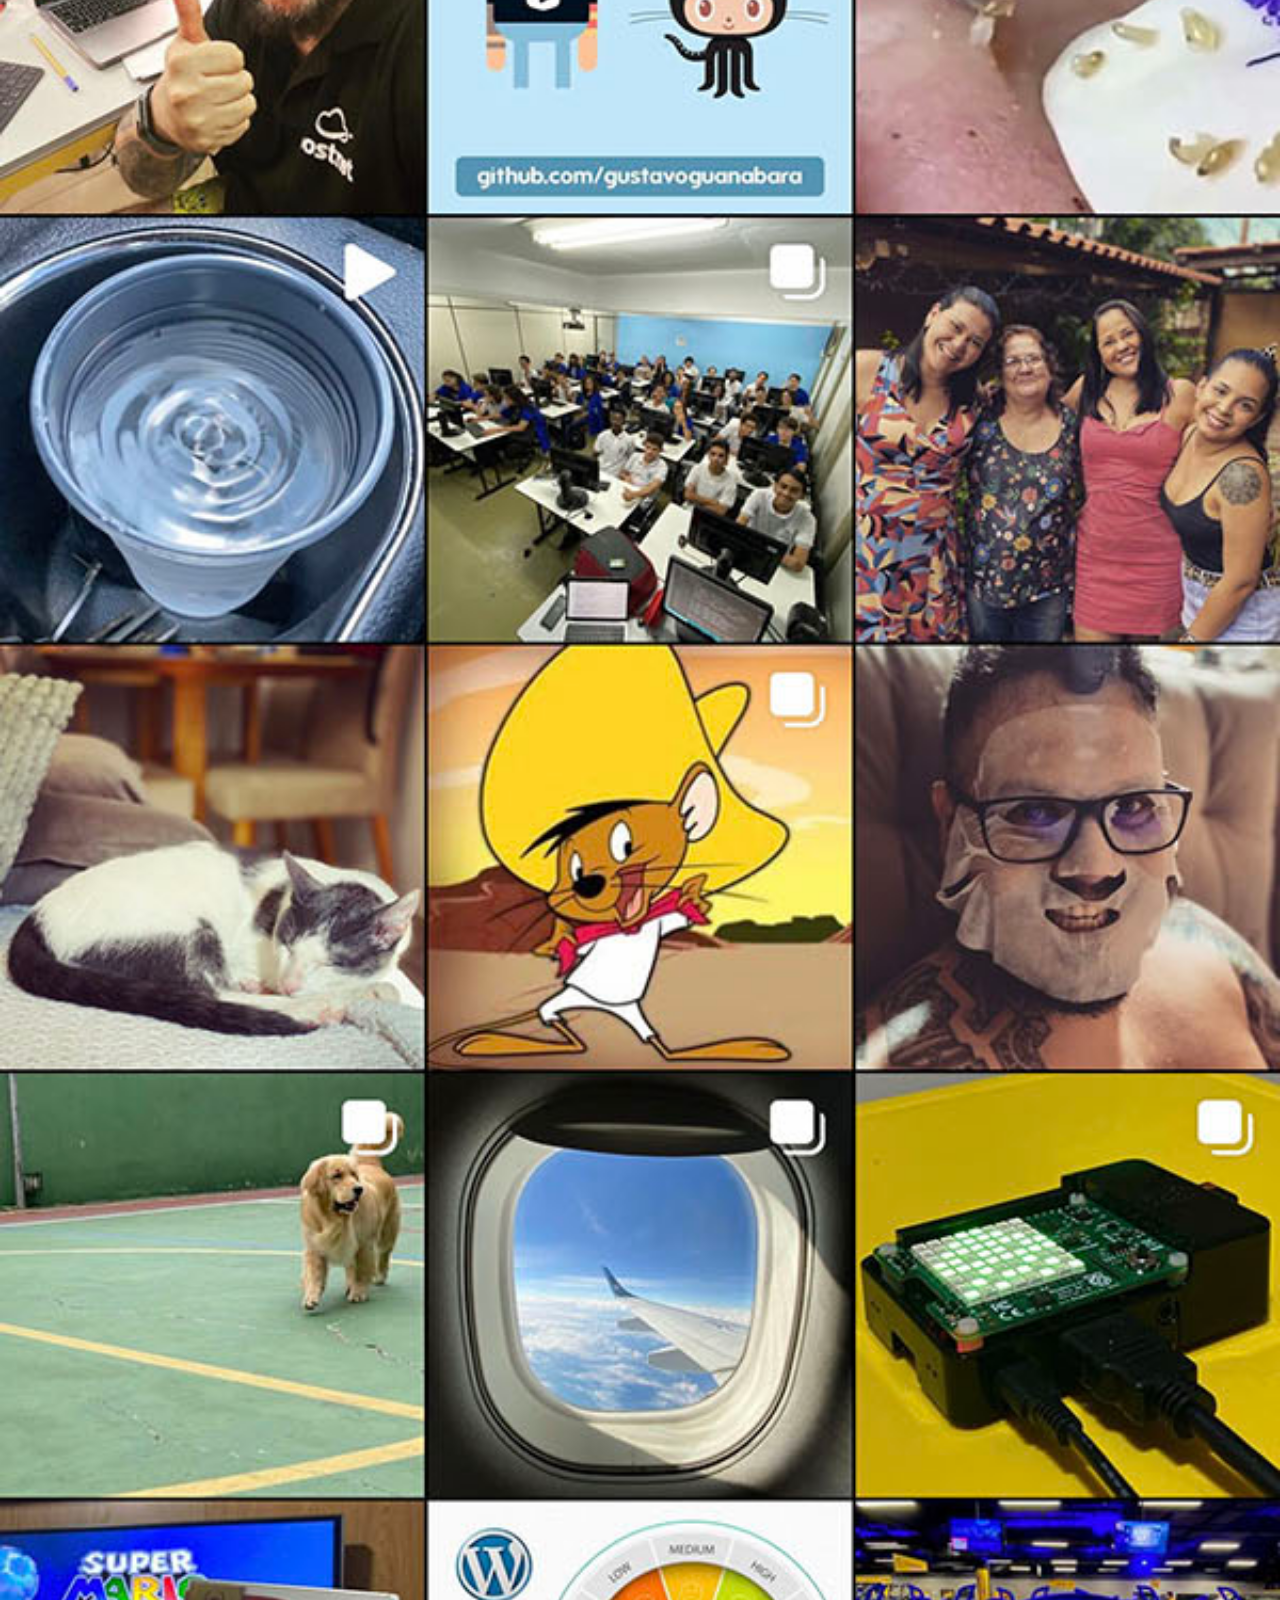
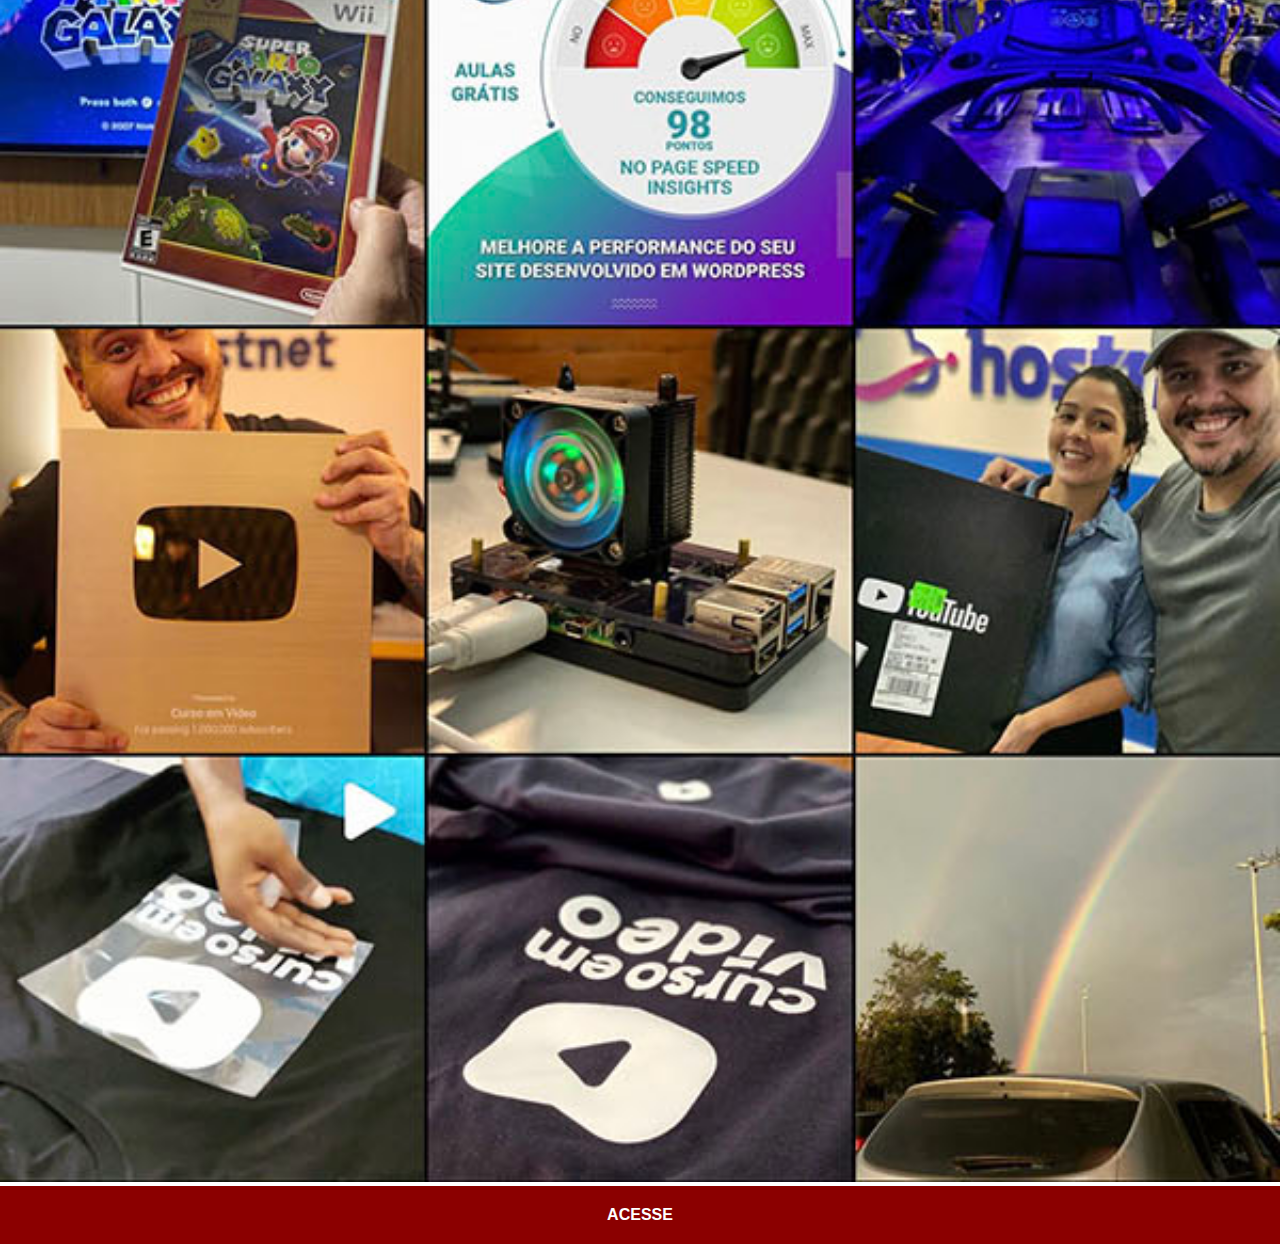
<file: instagram.html>
<!DOCTYPE html>
<html lang="pt-br">
<head>
    <meta charset="UTF-8">
    <meta http-equiv="X-UA-Compatible" content="IE=edge">
    <meta name="viewport" content="width=device-width, initial-scale=1.0">
    <title>Instagram</title>
    <link rel="stylesheet" href="estilos/social.css">
</head>
<body>
    <img src="imagens/tela-instagram.jpg" alt="Instagram"><a href="https://www.instagram.com/gustavoguanabara/" target="_blank">ACESSE</a>
</body>
</html>
</file>
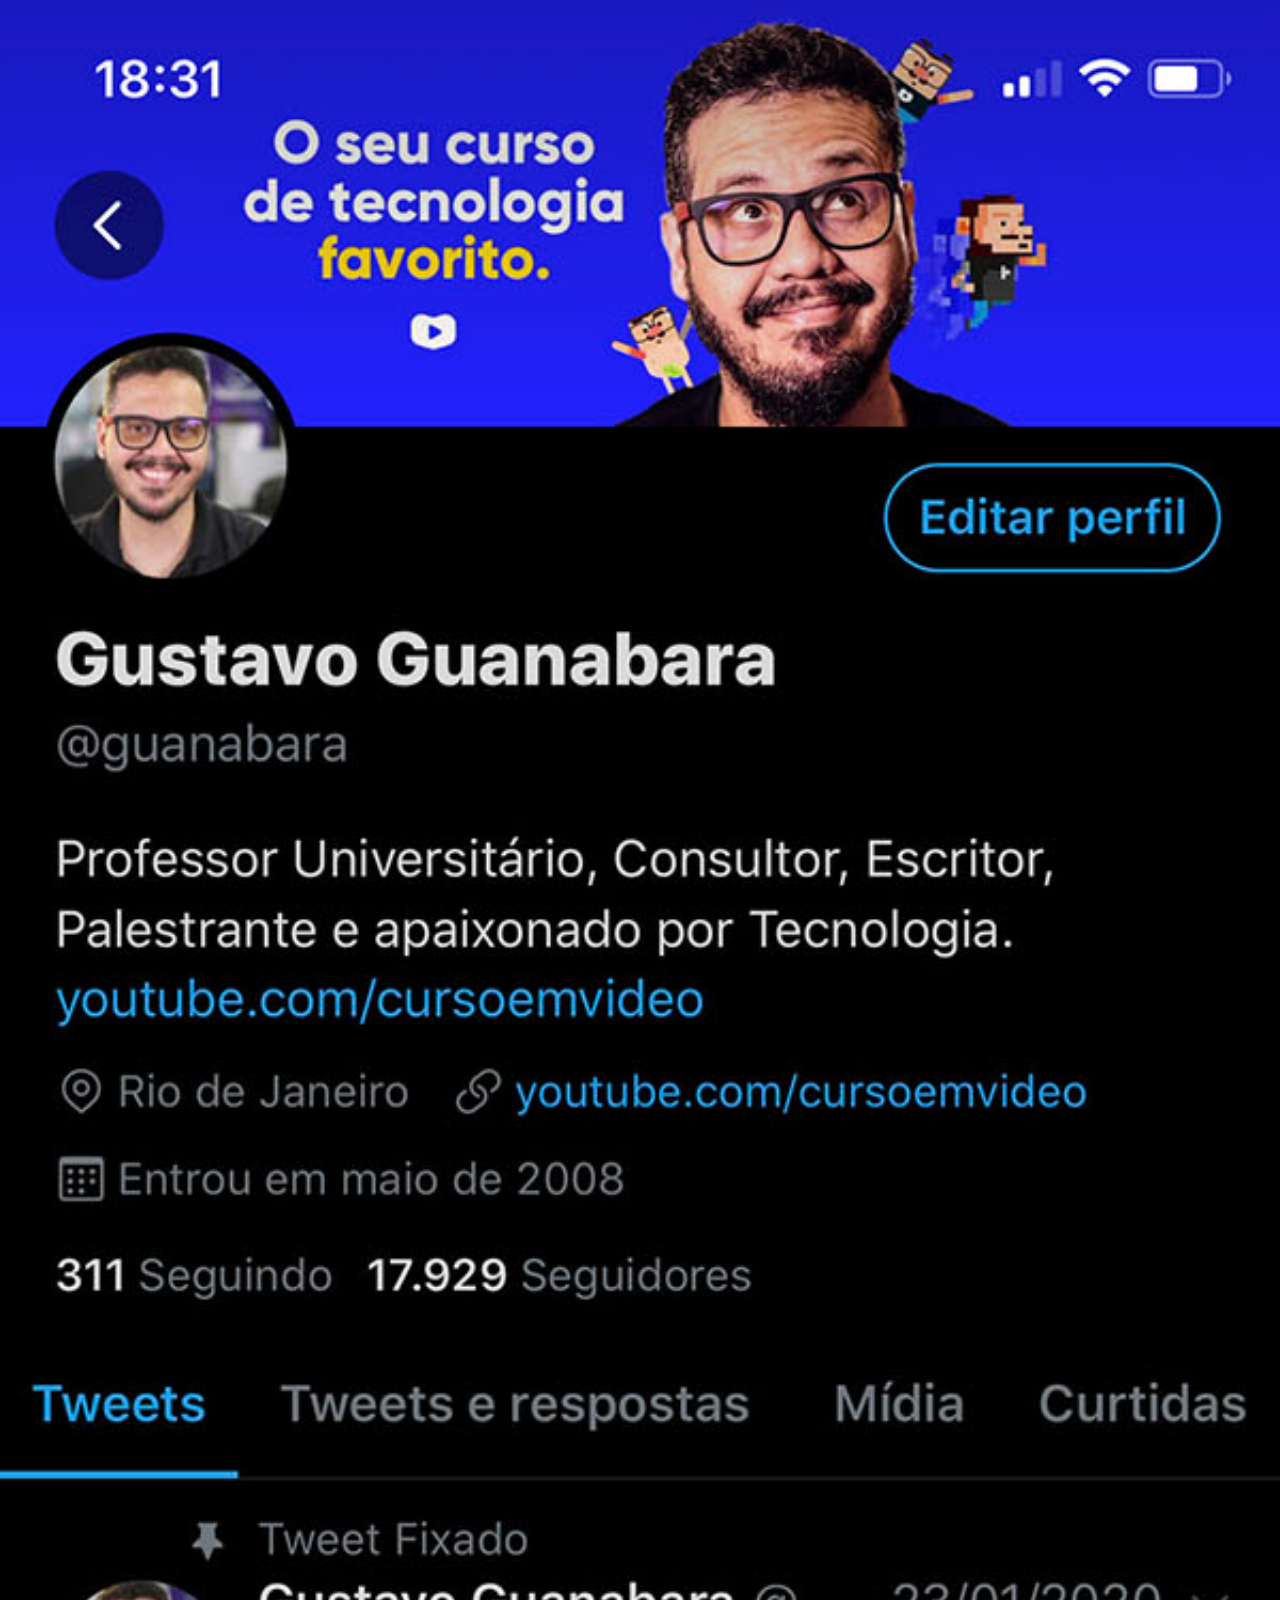
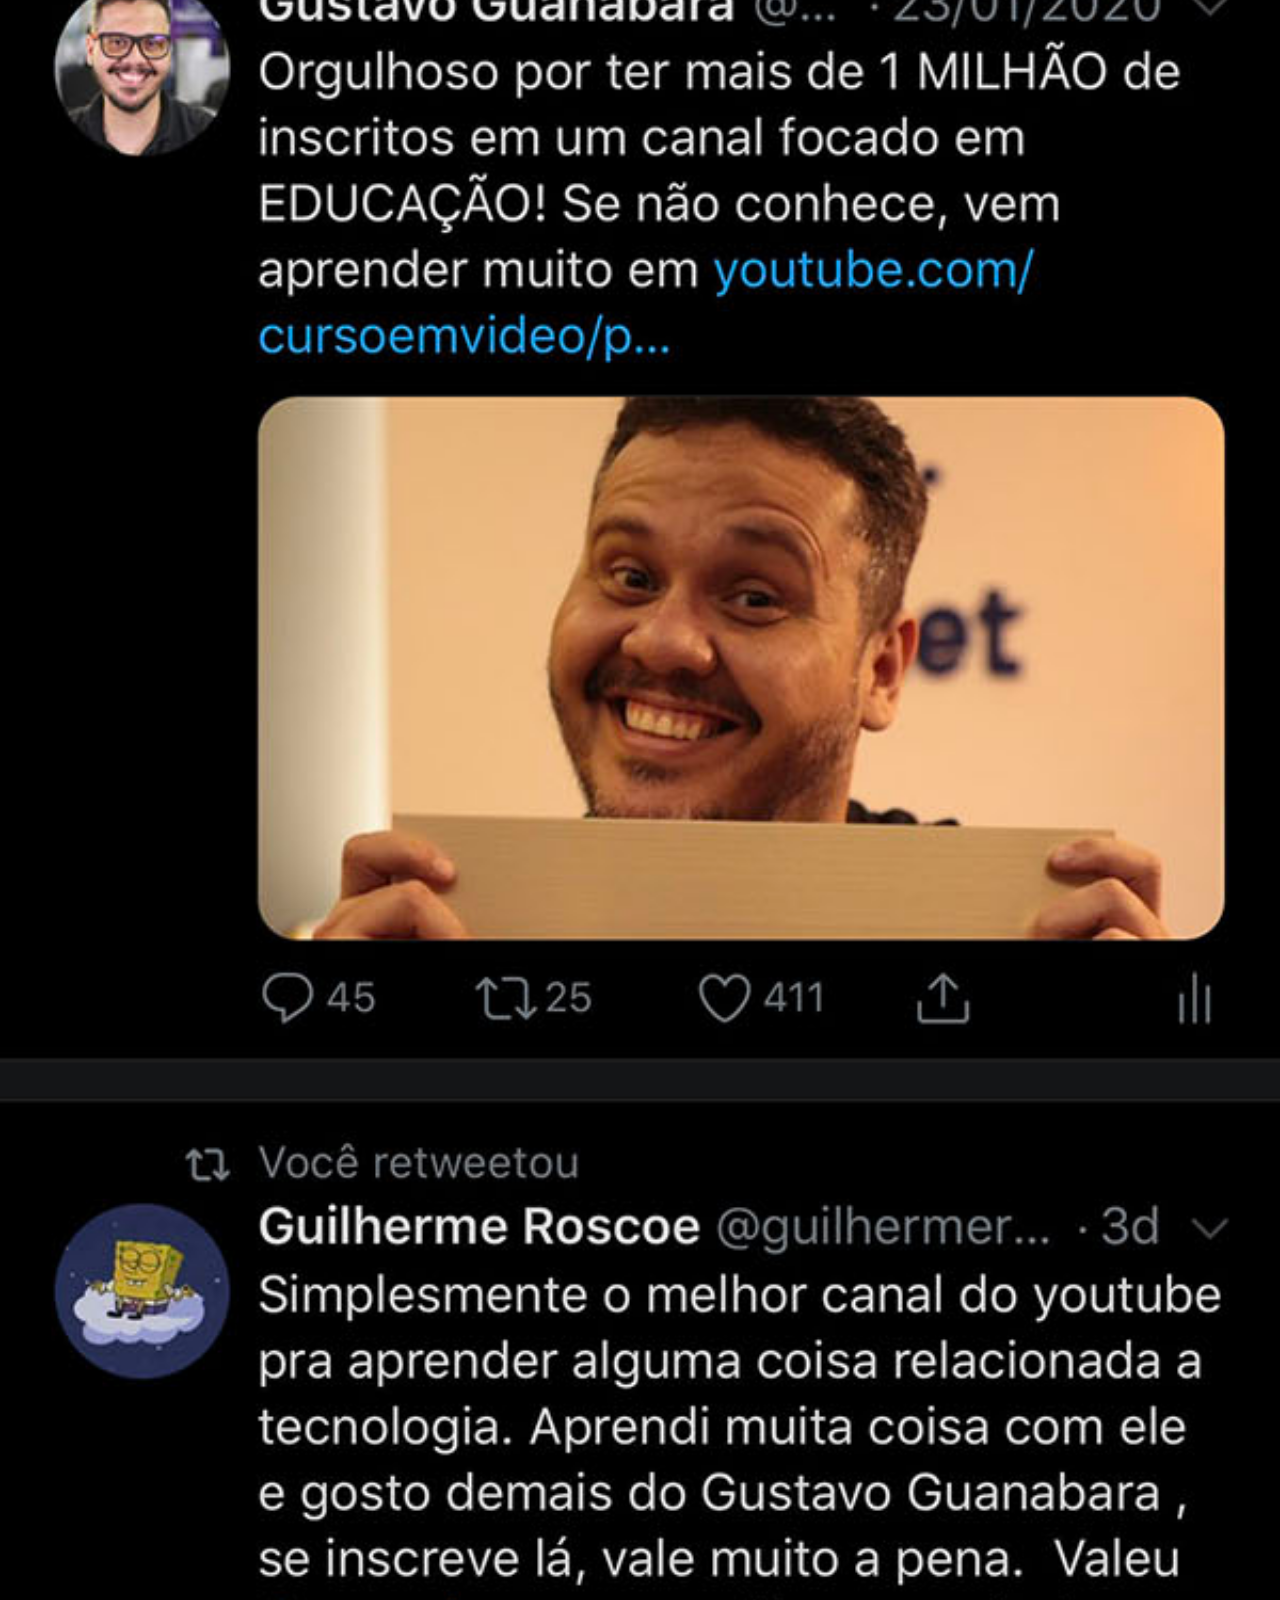
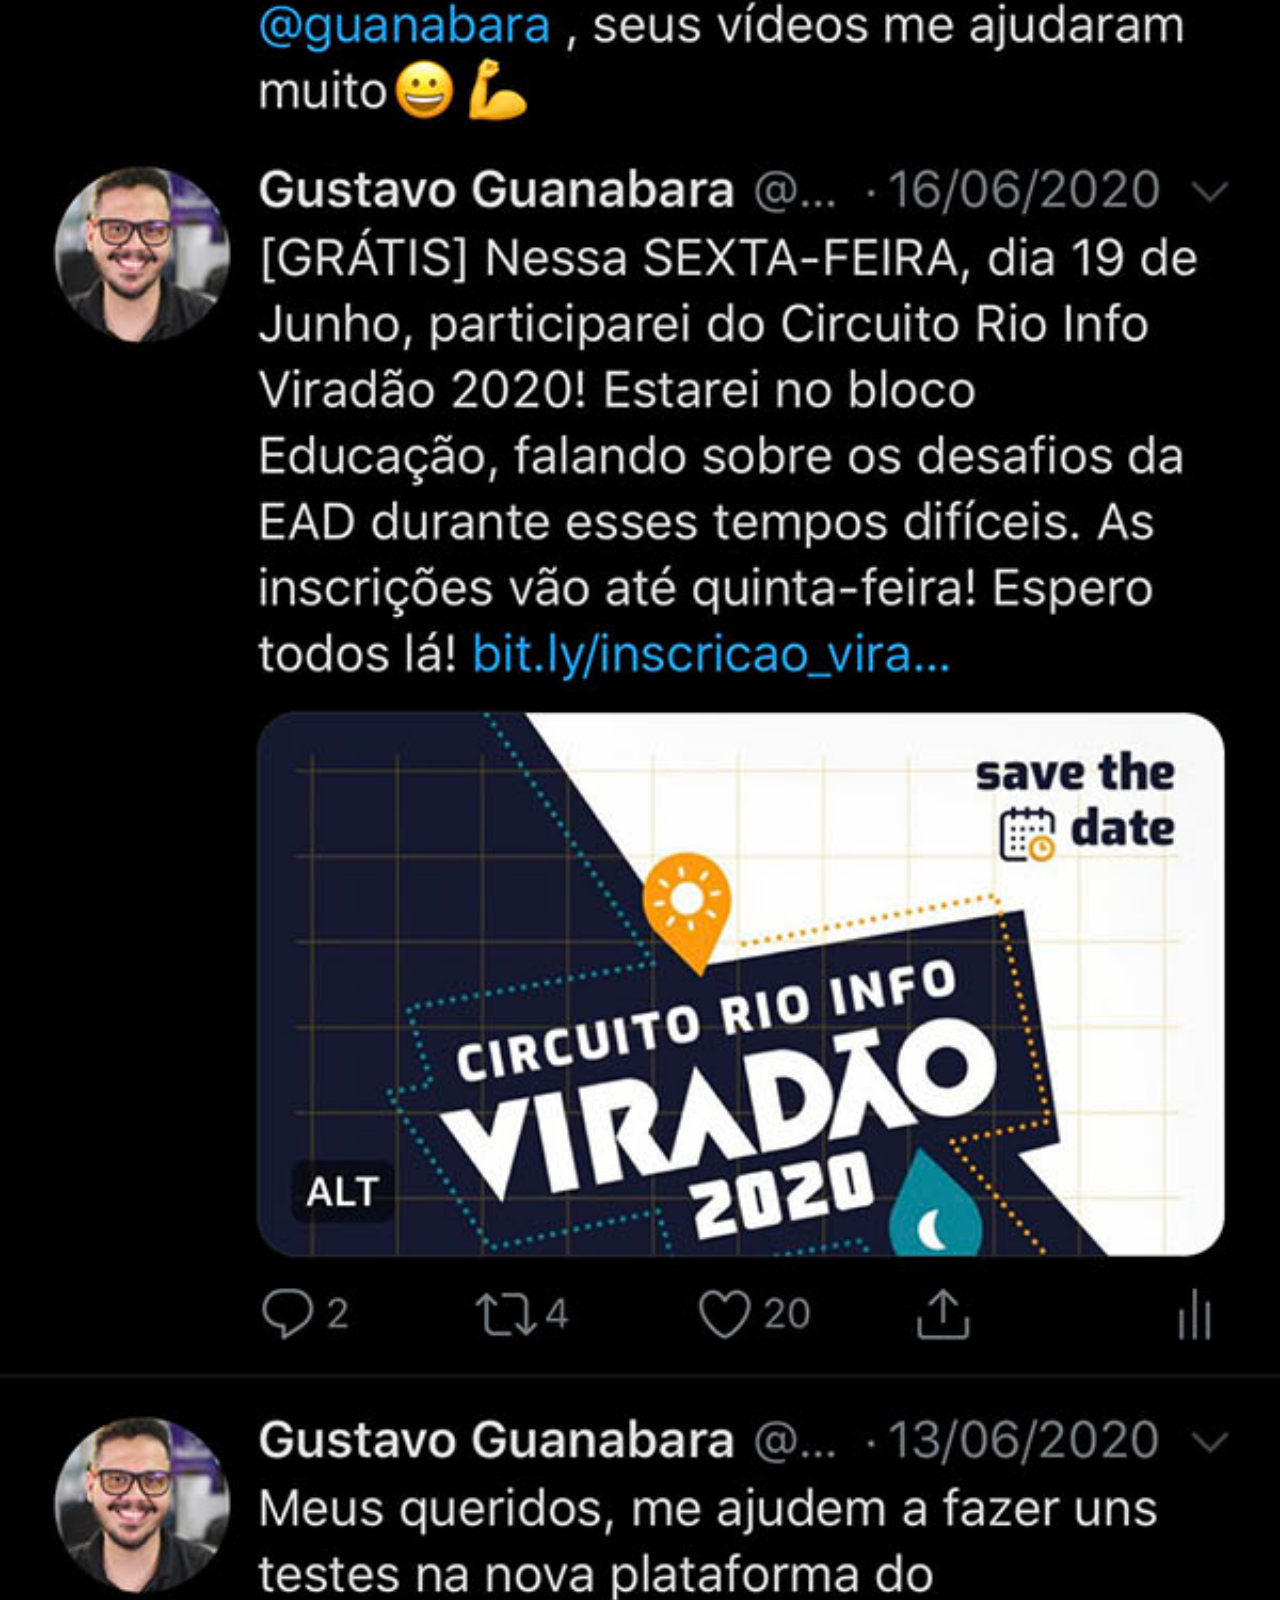
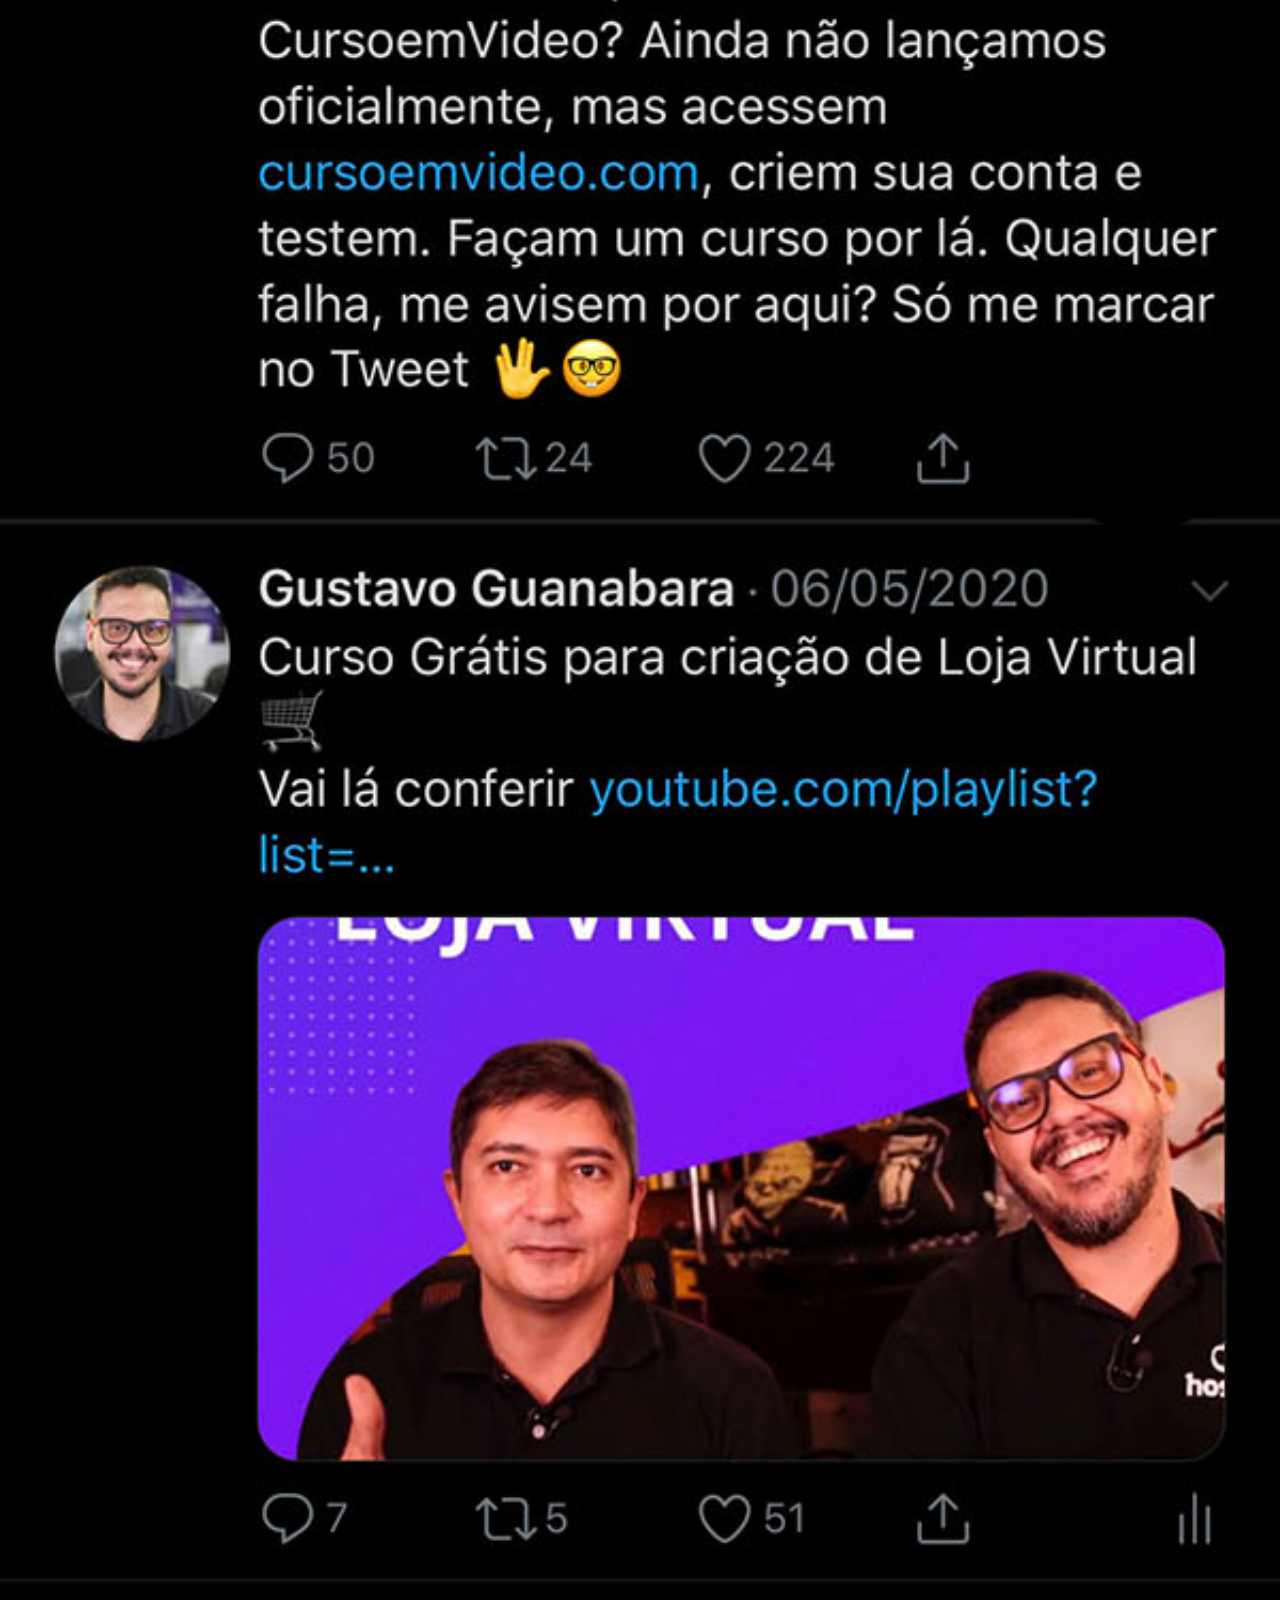
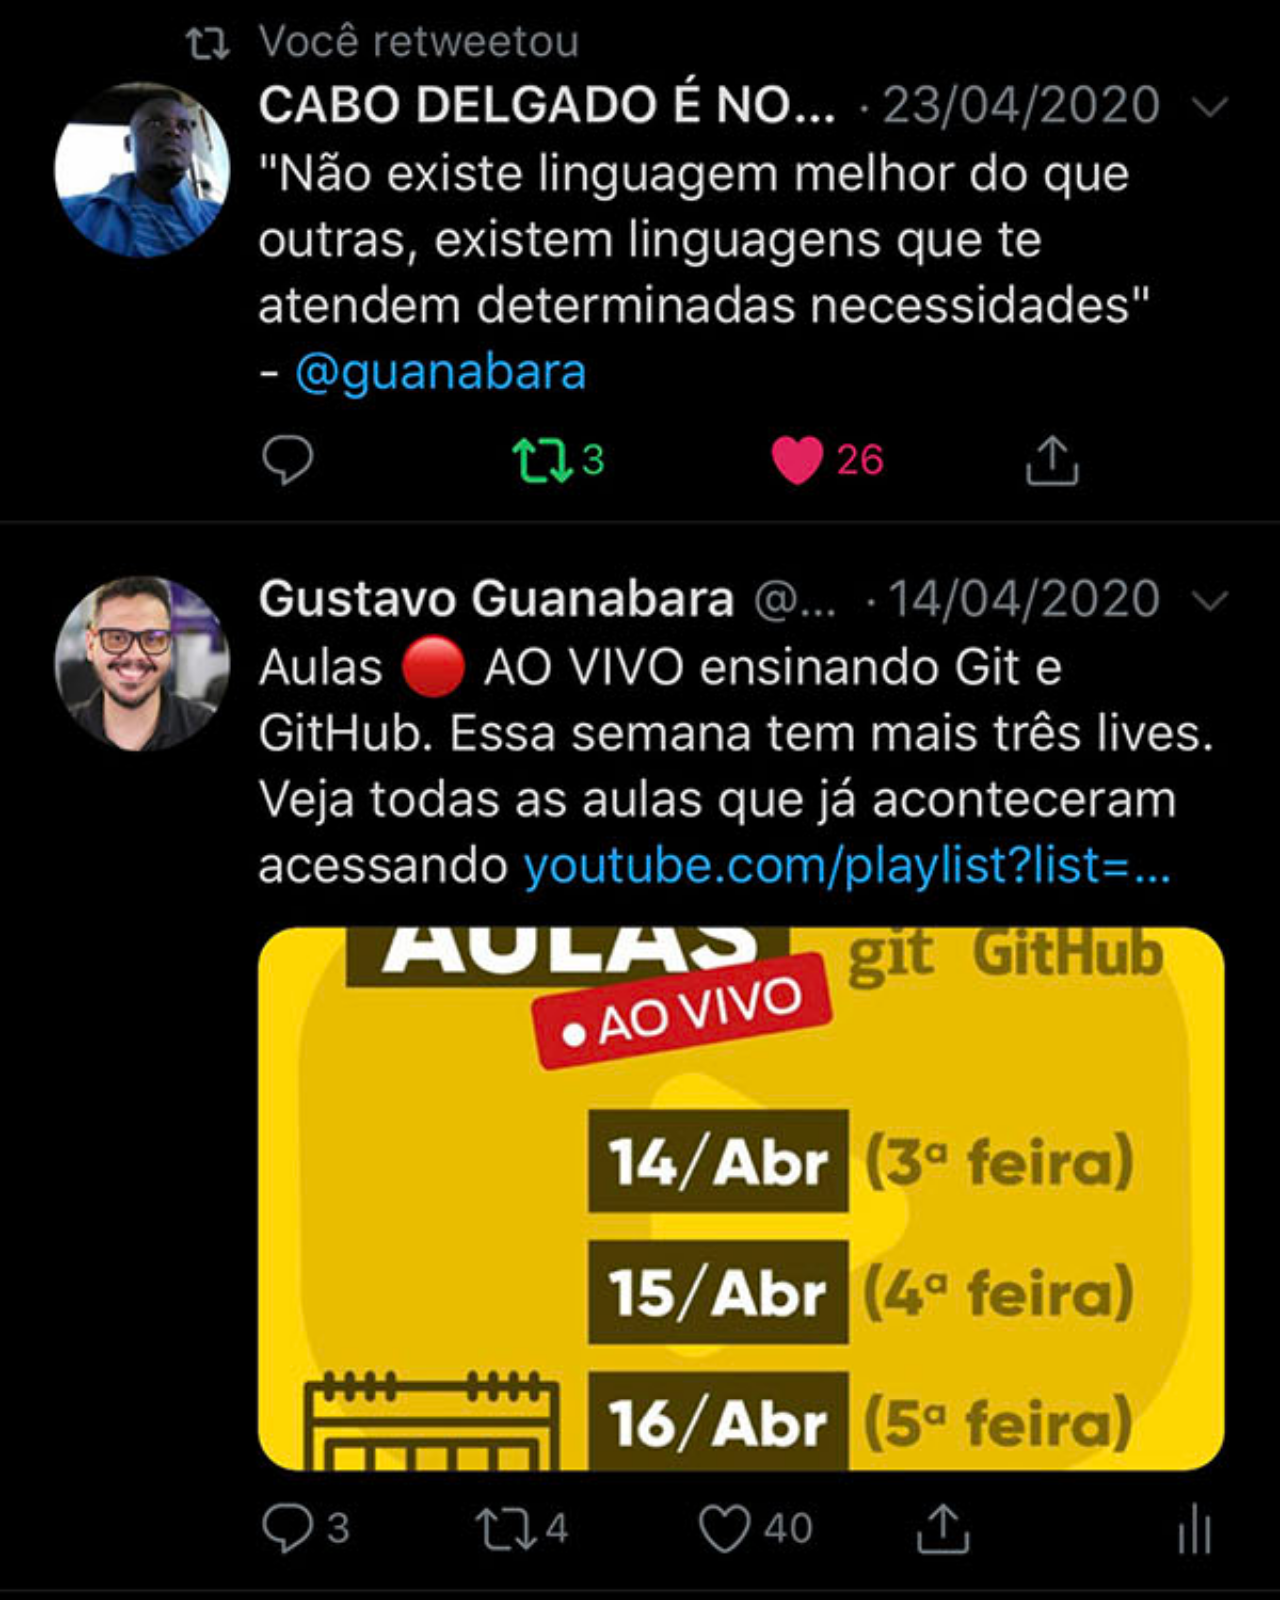
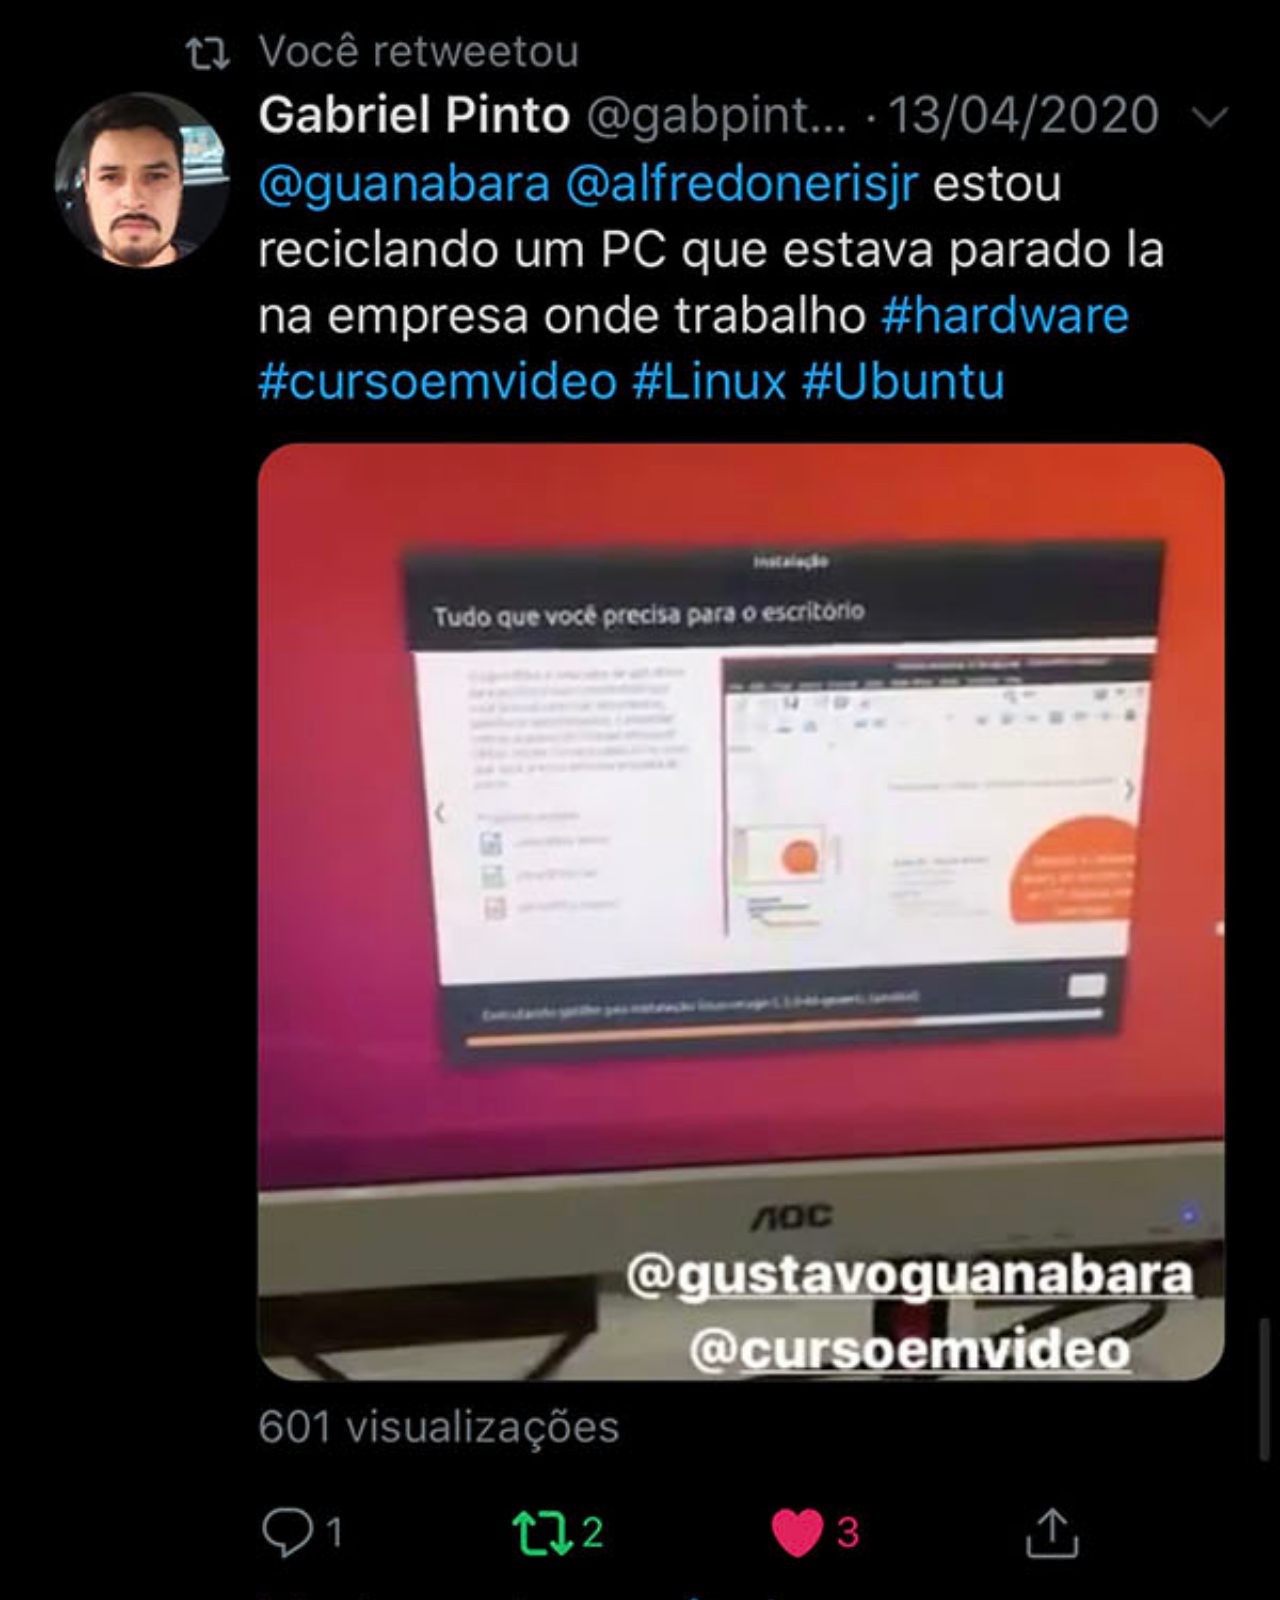
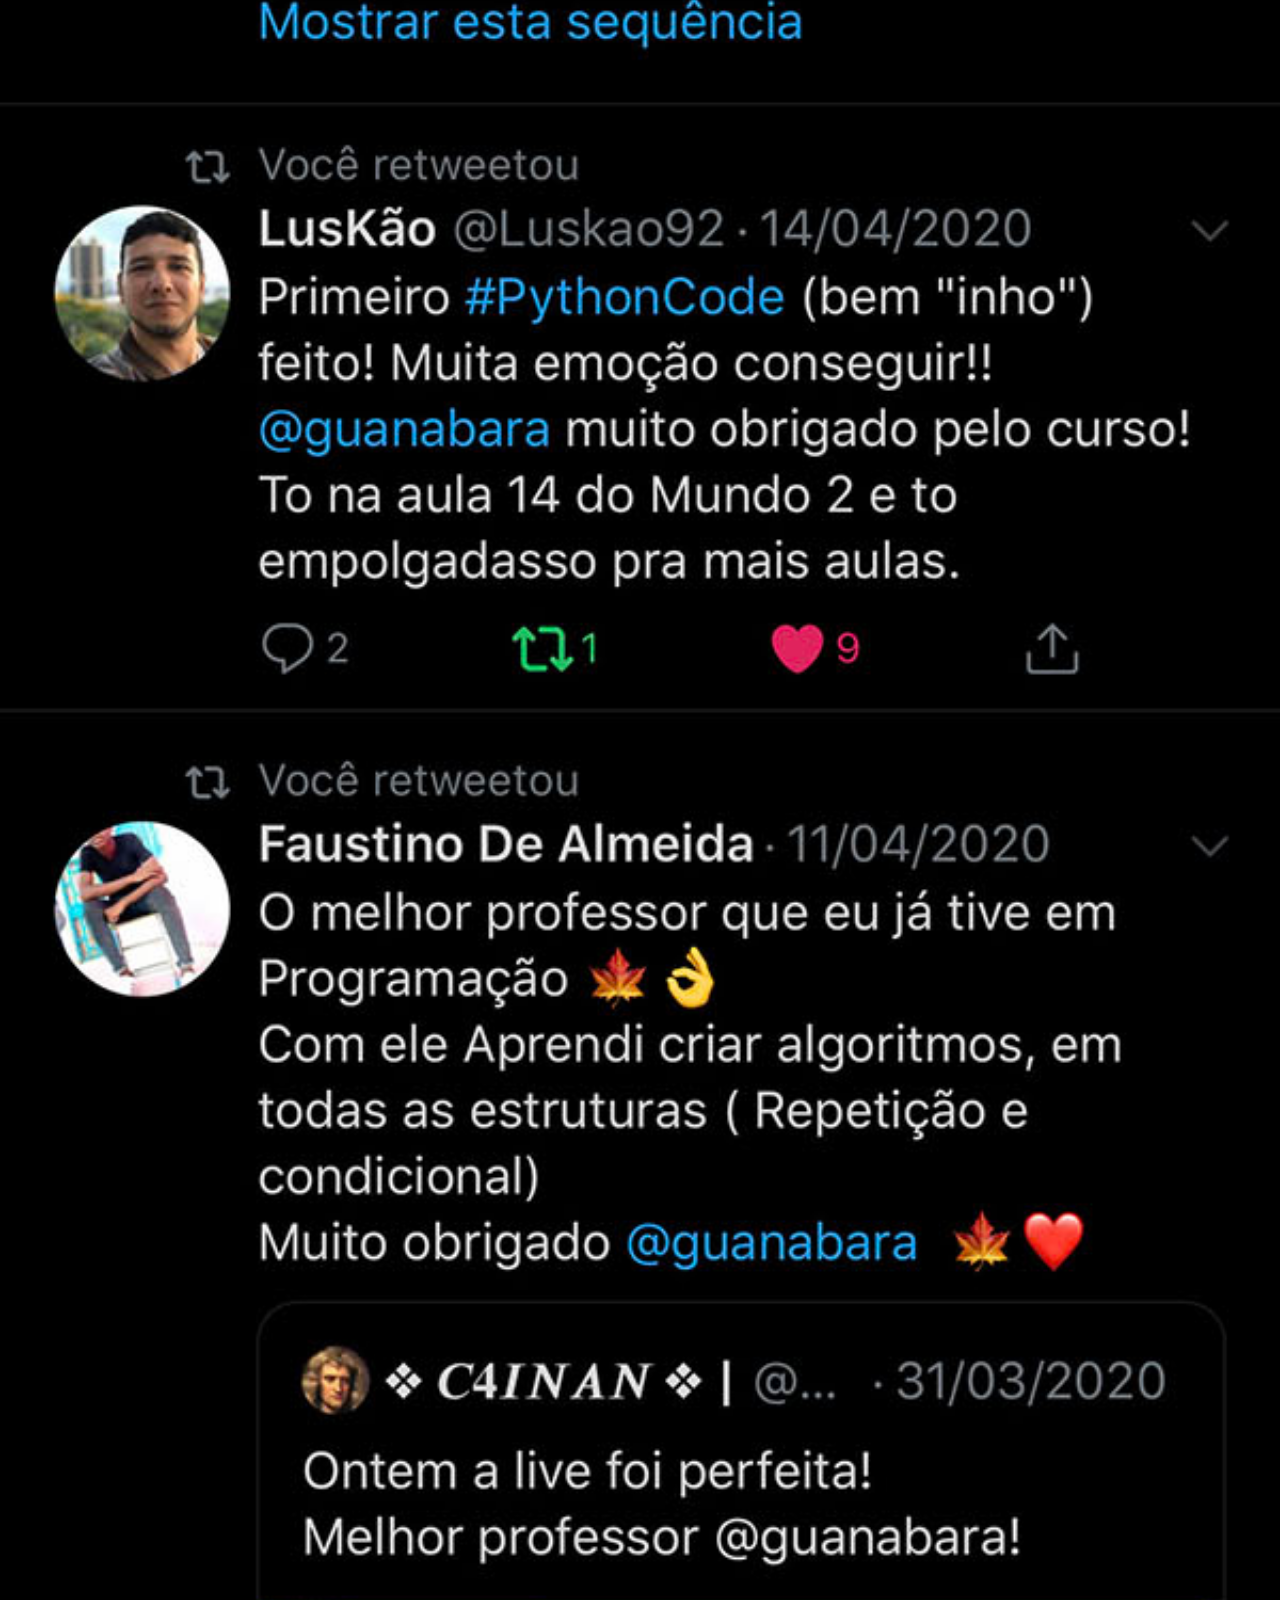
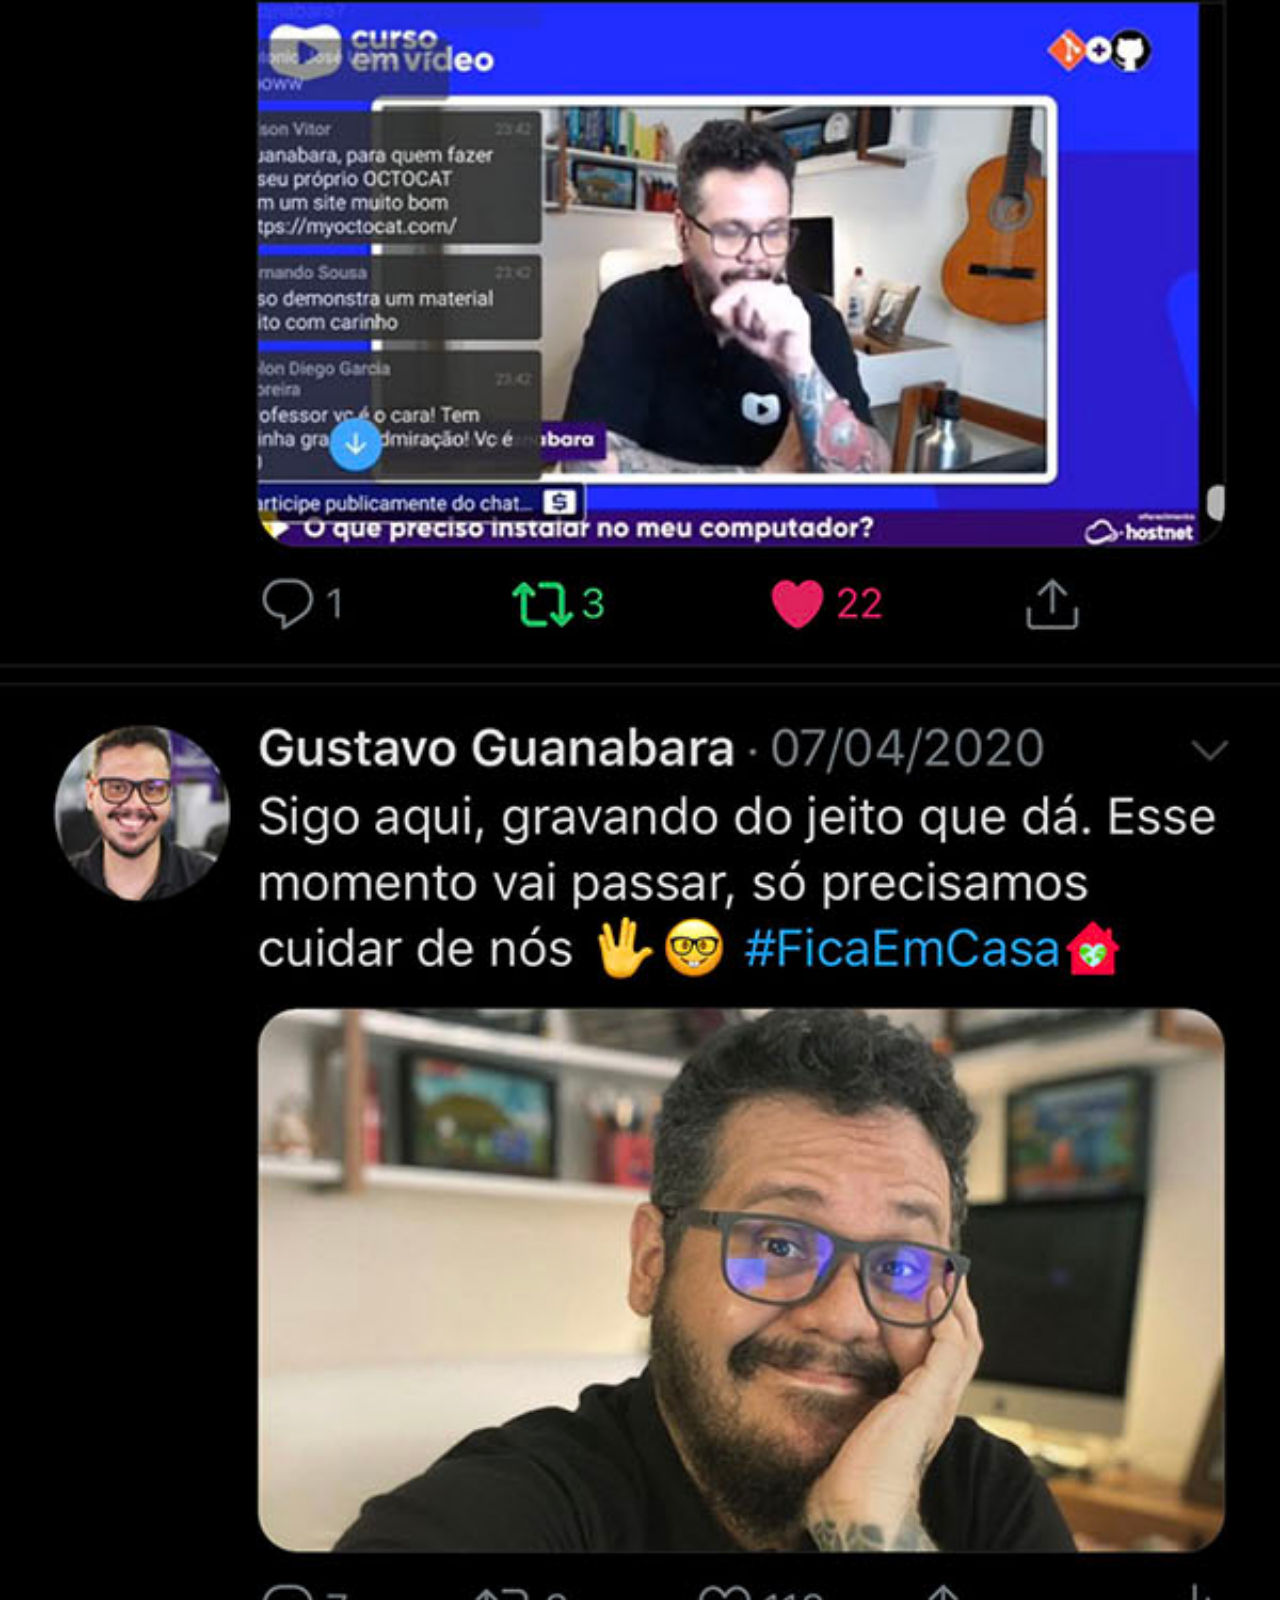
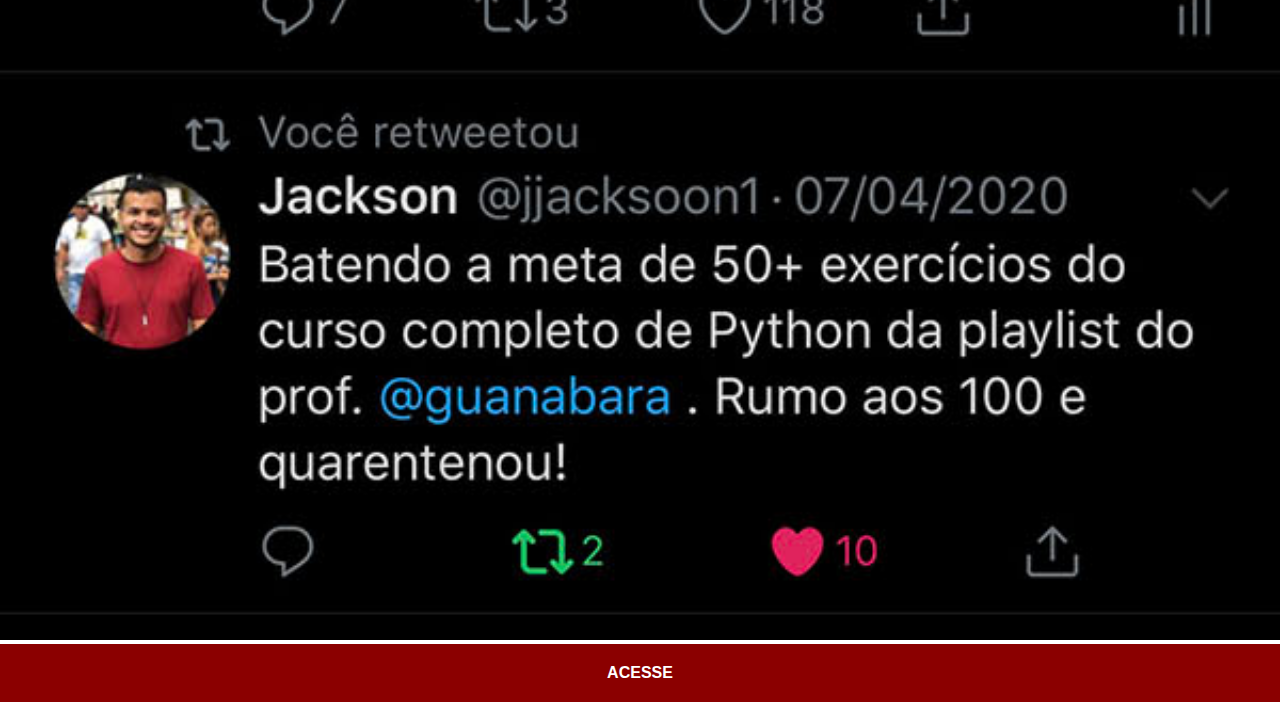
<file: twitter.html>
<!DOCTYPE html>
<html lang="pt-br">
<head>
    <meta charset="UTF-8">
    <meta http-equiv="X-UA-Compatible" content="IE=edge">
    <meta name="viewport" content="width=device-width, initial-scale=1.0">
    <title>Twitter</title>
    <link rel="stylesheet" href="estilos/social.css">
</head>
<body>
    <img src="imagens/tela-twitter.jpg" alt="Twitter"><a href="https://twitter.com/guanabara" target="_blank">ACESSE</a>
</body>
</html>
</file>
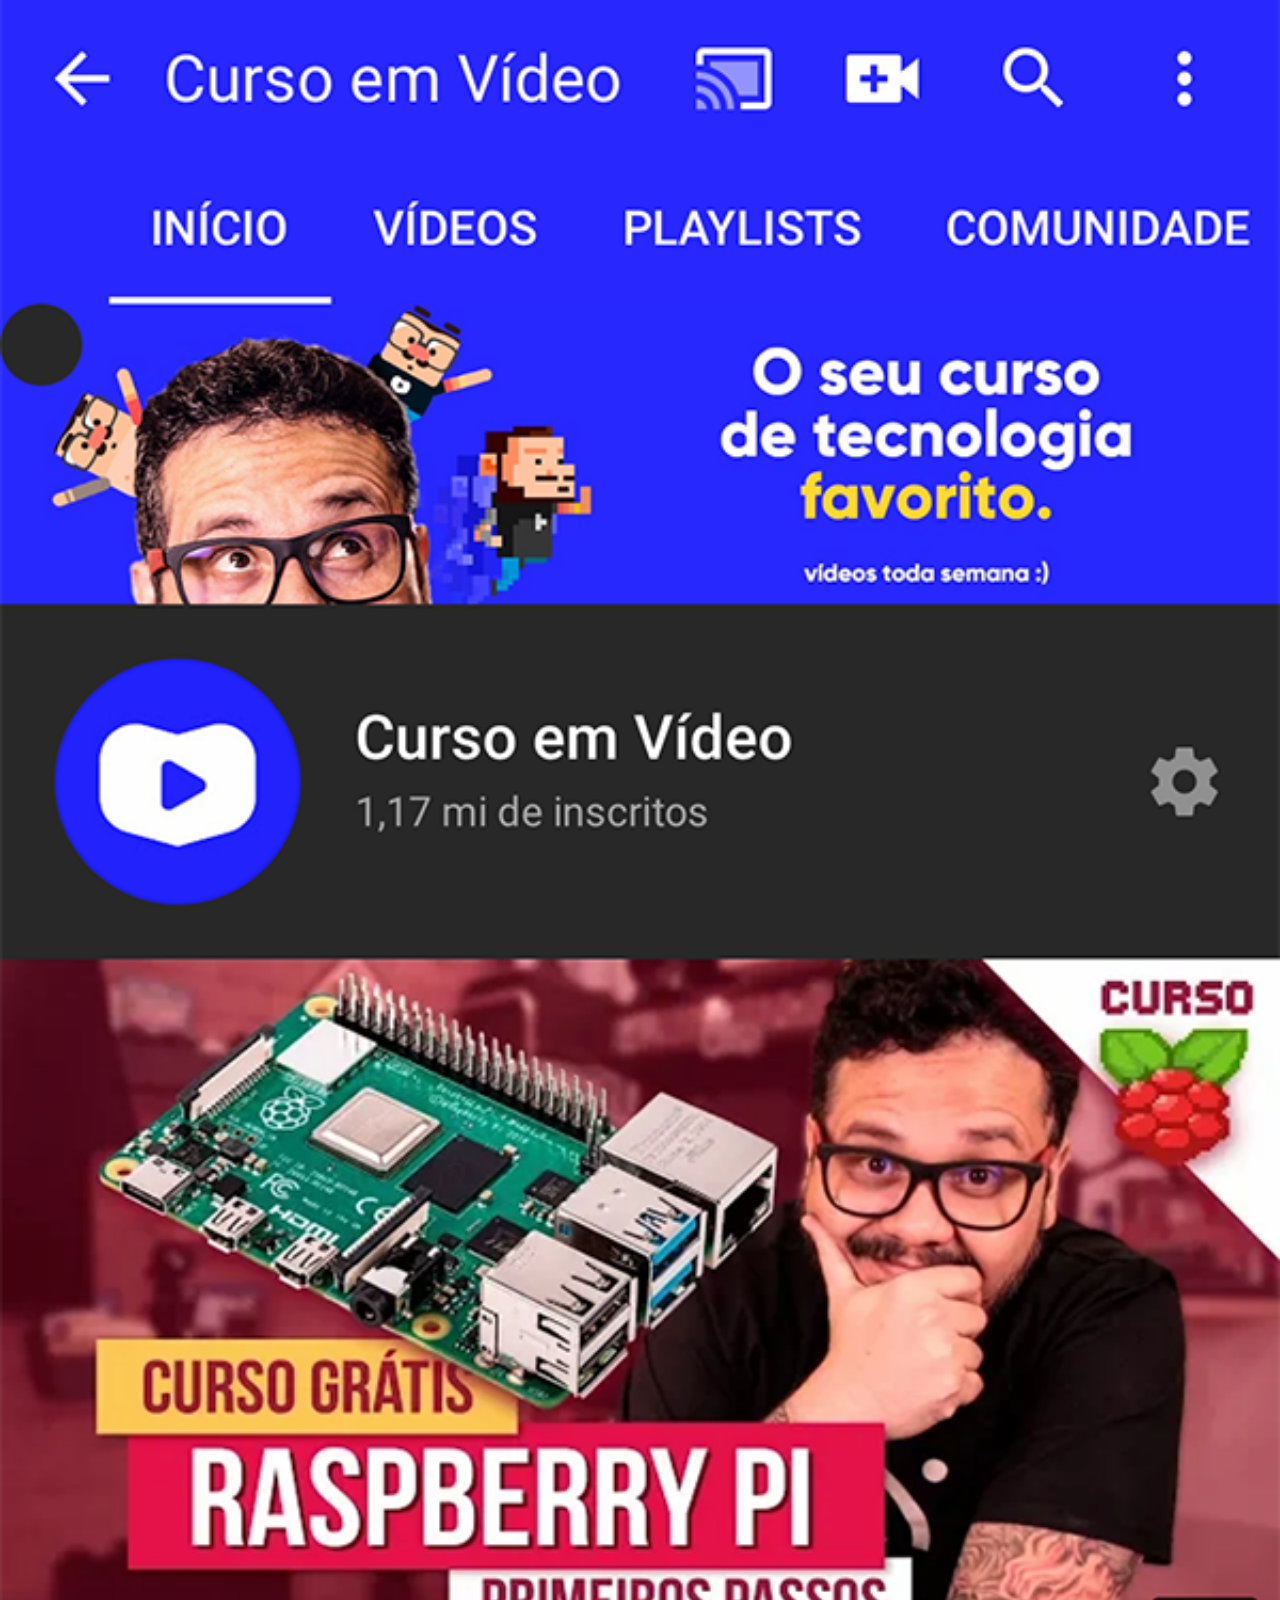
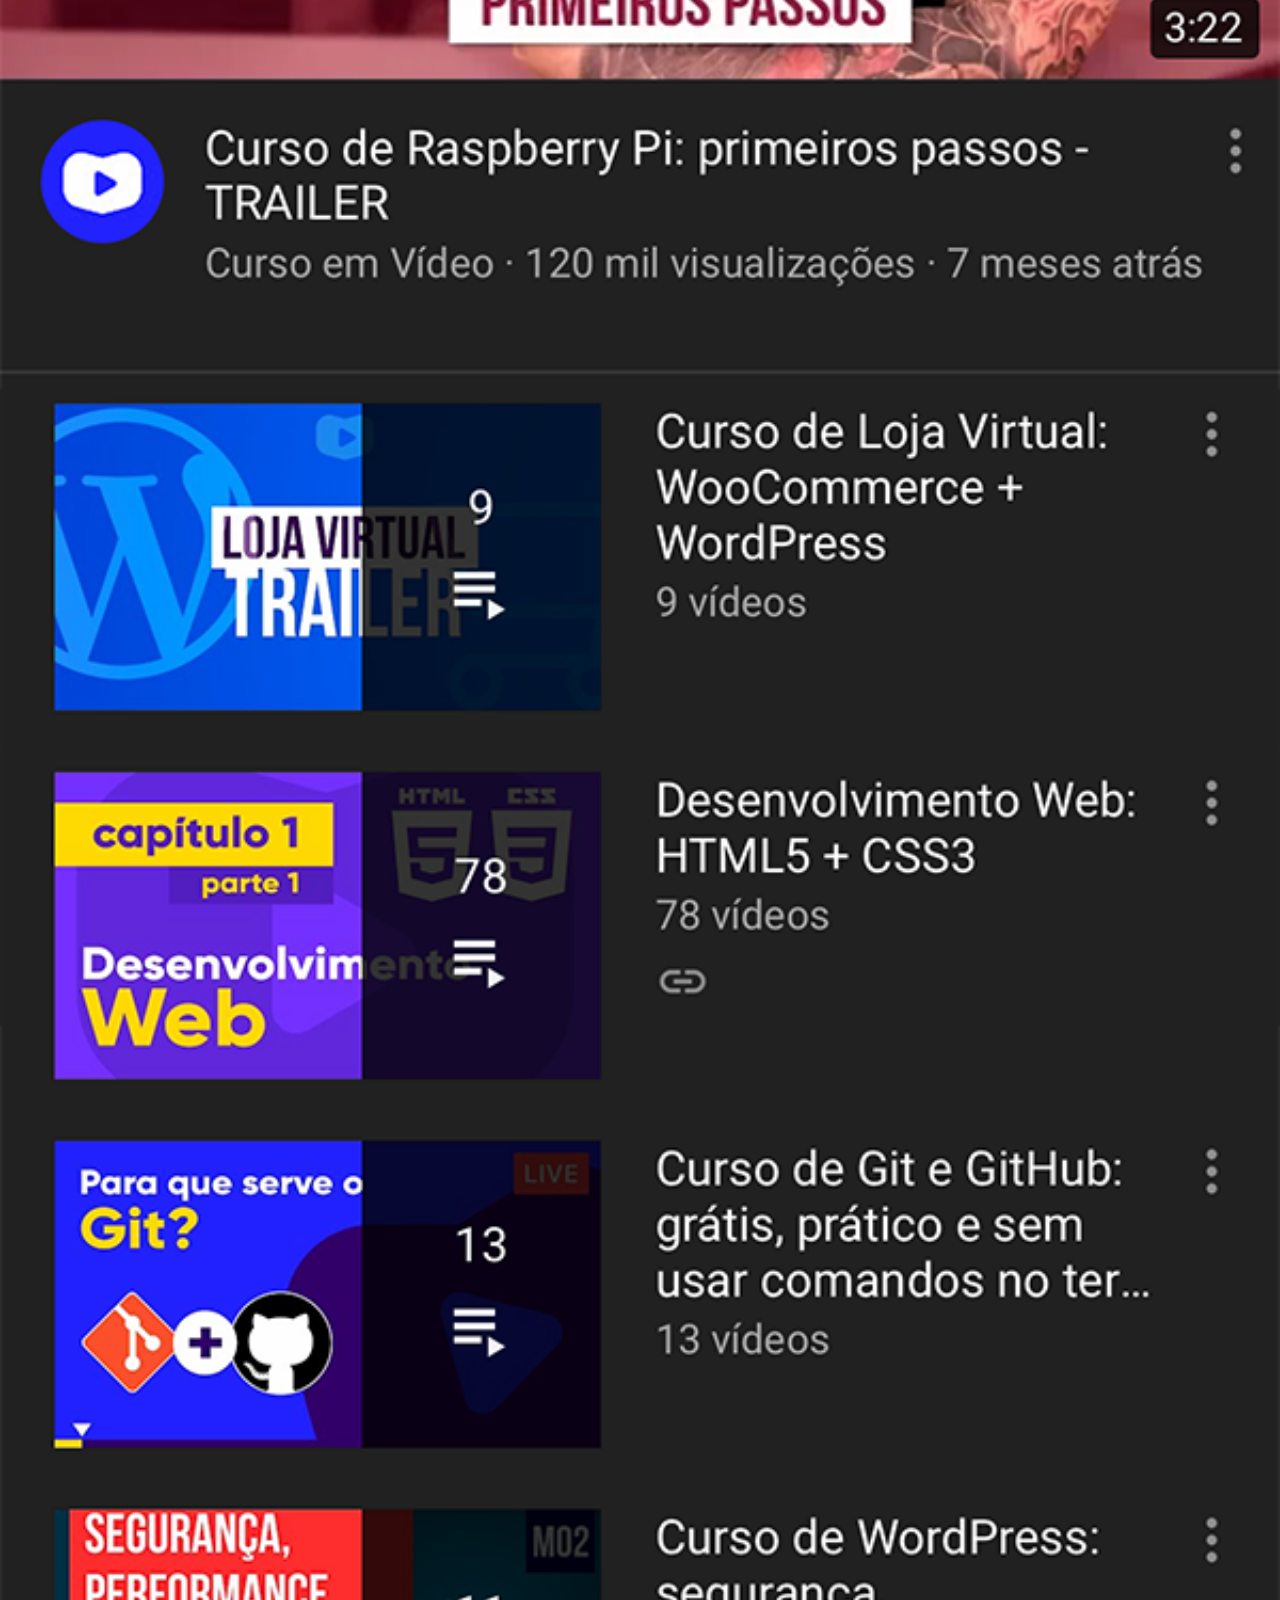
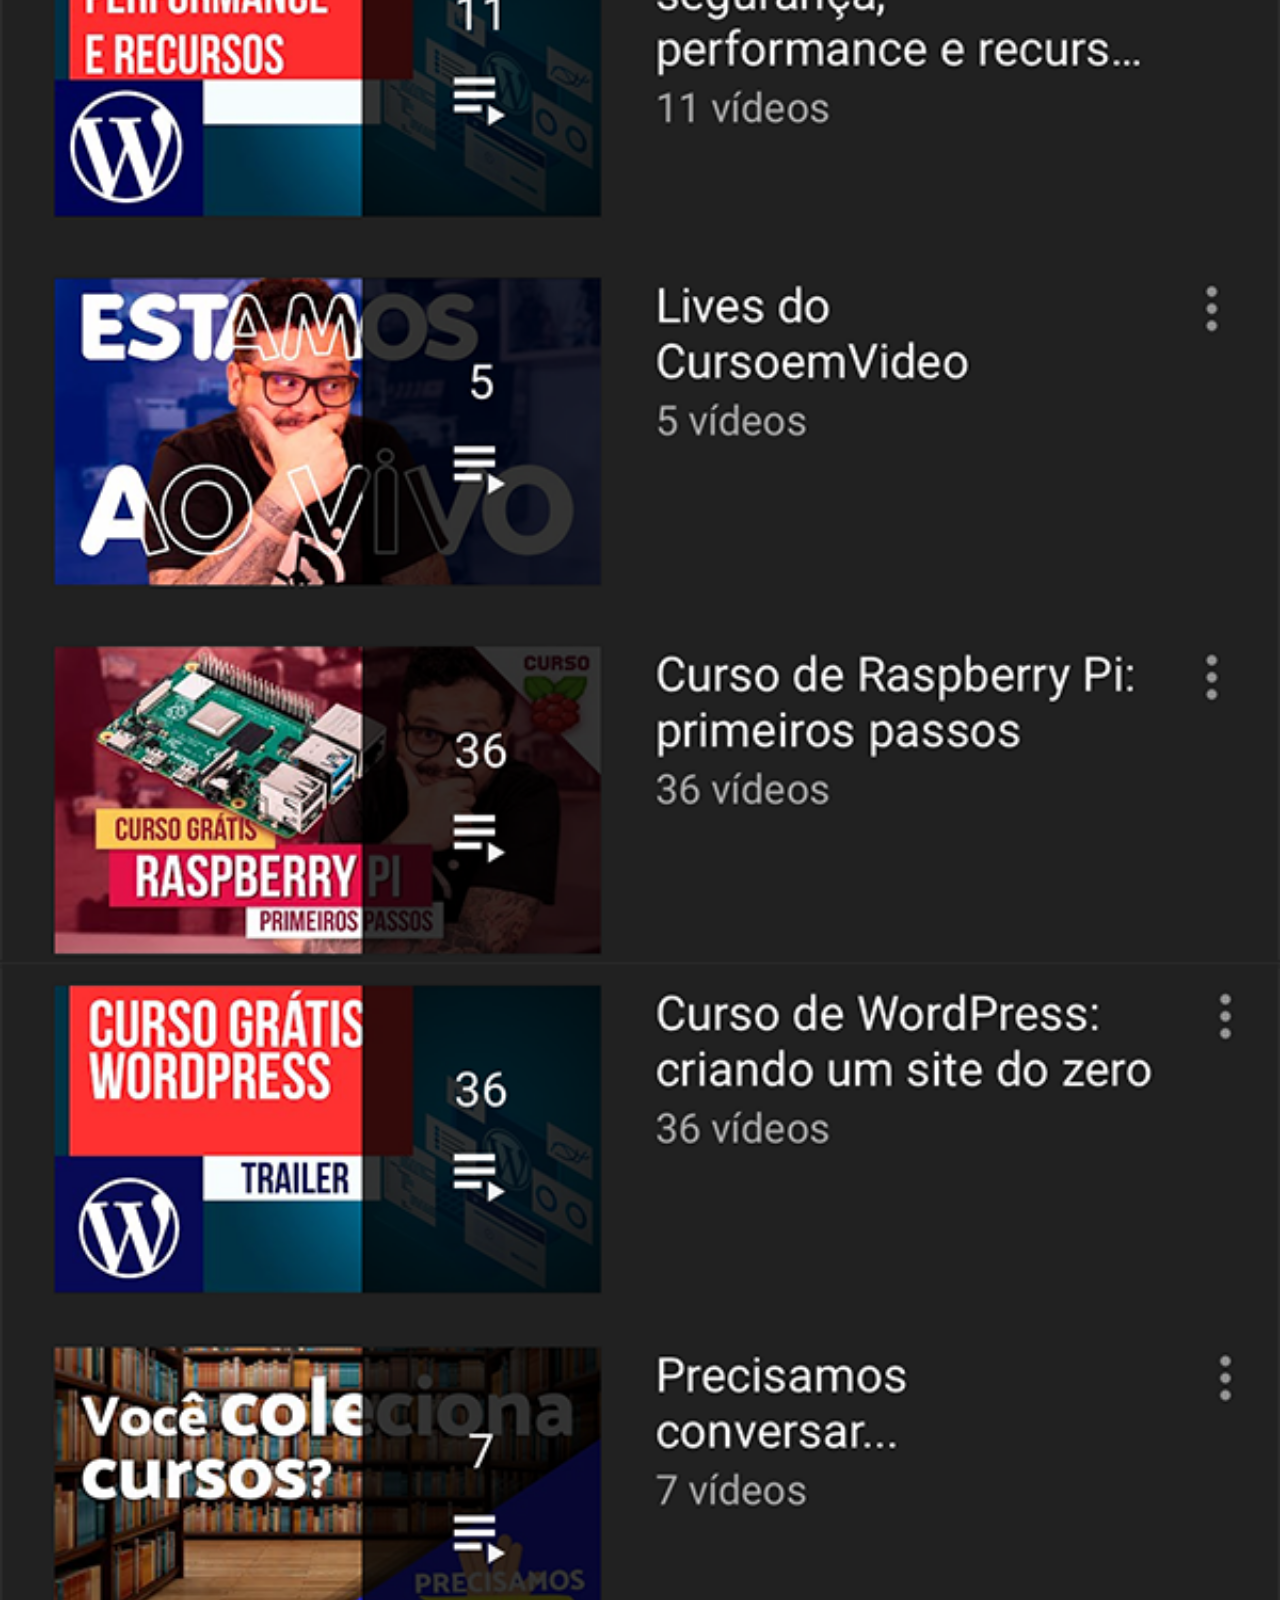
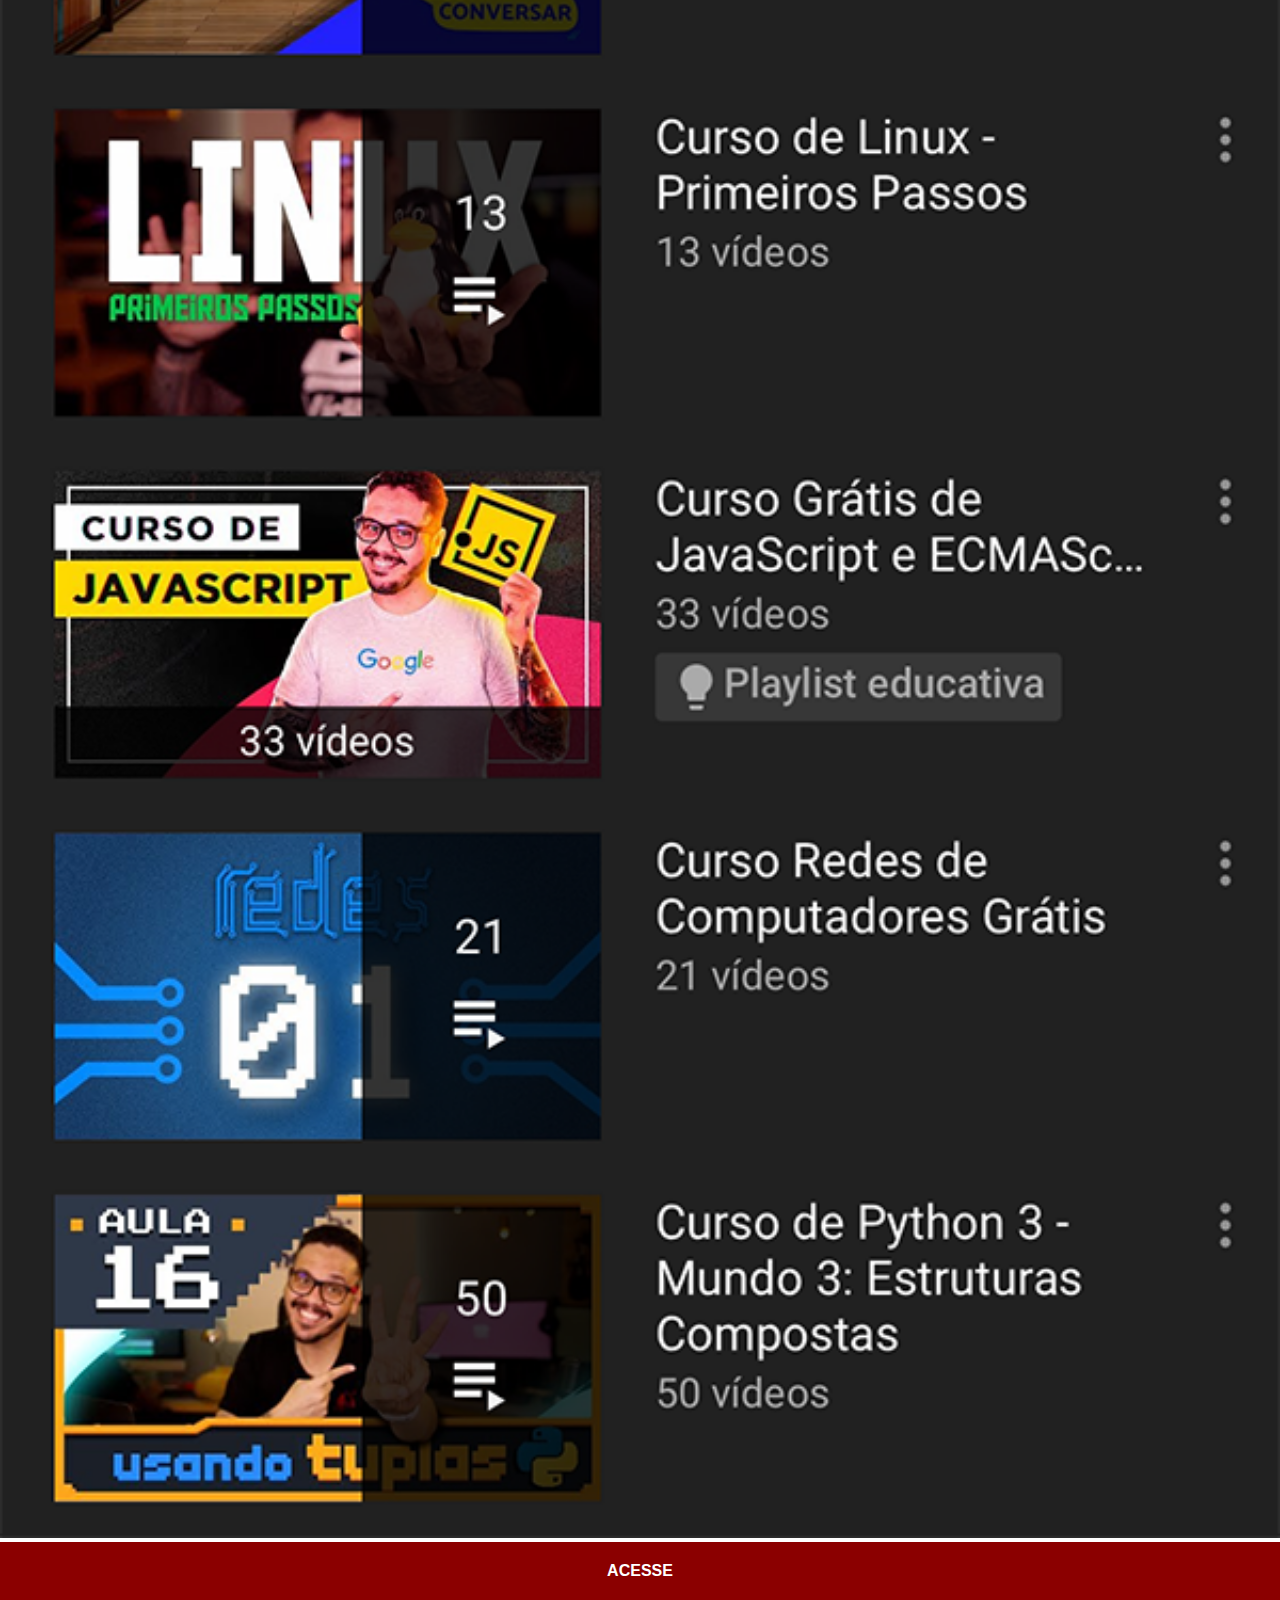
<file: youtube.html>
<!DOCTYPE html>
<html lang="pt-br">
<head>
    <meta charset="UTF-8">
    <meta http-equiv="X-UA-Compatible" content="IE=edge">
    <meta name="viewport" content="width=device-width, initial-scale=1.0">
    <title>YouTube</title>
    <link rel="stylesheet" href="estilos/social.css">
</head>
<body>
    <img src="imagens/tela-youtube.png" alt="YouTube"><a href="https://www.youtube.com/c/CursoemV%C3%ADdeo/playlists" target="_blank">ACESSE</a>
</body>
</html>
</file>
<file: estilos/style.css>
@charset "UTF-8";

* {
    margin: 0px;
    padding: 0px;
    font-family: Arial, Helvetica, sans-serif;
}

html,body {
    height: 100vh;
    width: 100vw;
    background-color: black;
}

body {
    background: url('../imagens/fundo-madeira.jpg') no-repeat top center;
    background-size: cover;
    background-attachment: fixed;
}

main {
    position: relative;
    height: 100vh;
}

section#telefone {
    position: absolute;
    top: 50%;
    left: 50%;
    transform: translate(-50%, -50%);

    height: 627px;
    width: 311px;
    background: url('../imagens/frame-iphone.png') no-repeat;
}

iframe#tela {
    position: relative;
    top:80px;
    left:22px;
    width: 267px;
    height: 471px;
}

section#redes-sociais {
    text-align: right;
}

section#redes-sociais img {
    width: 50px;
    margin: 10px;
    border-radius:50%;
    box-shadow: 2px 2px 5px rgba(0, 0, 0, 400);
    box-sizing:border-box;
}

section#redes-sociais img:hover {
    border: 2px solid rgb(255, 255, 255, 0.637);
    transform: translate(-3px, -3px);
    box-shadow: 5px 5px 10px rgba(0, 0, 0, 0.623);
    transition: transform 0.3s;
}
</file>
<file: estilos/social.css>
@charset "UTF-8";

 * { 
    margin:0px;
    padding: 0px;
    font-family: Arial, Helvetica, sans-serif;
}

::-webkit-scrollbar {
    width: 0px;
    height: 0px;
}

img {
    width: 100vw;
}

a {
    display: block;
    background-color: darkred;
    color: white;
    padding: 20px;
    text-align: center;
    font-weight: bolder;
    text-decoration: none;
}

a:hover {
    background-color:red;
}
</file>
